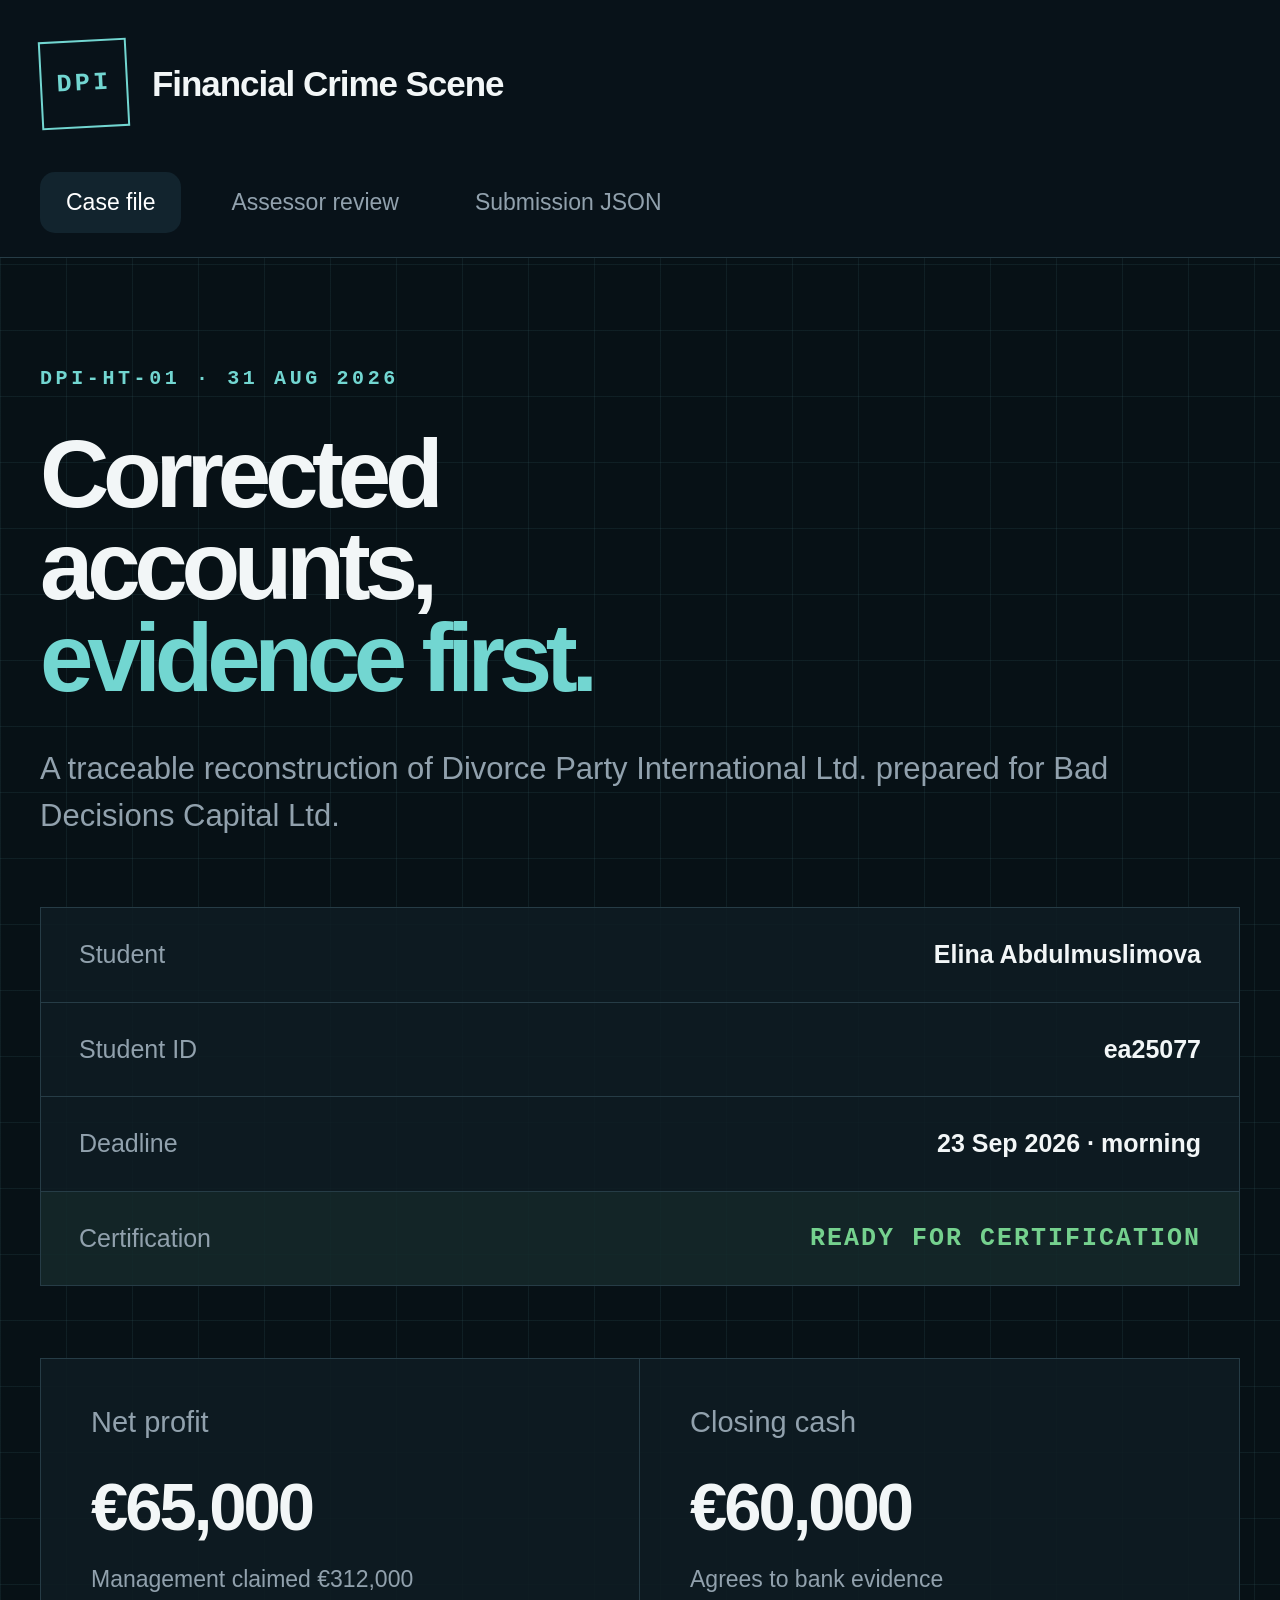
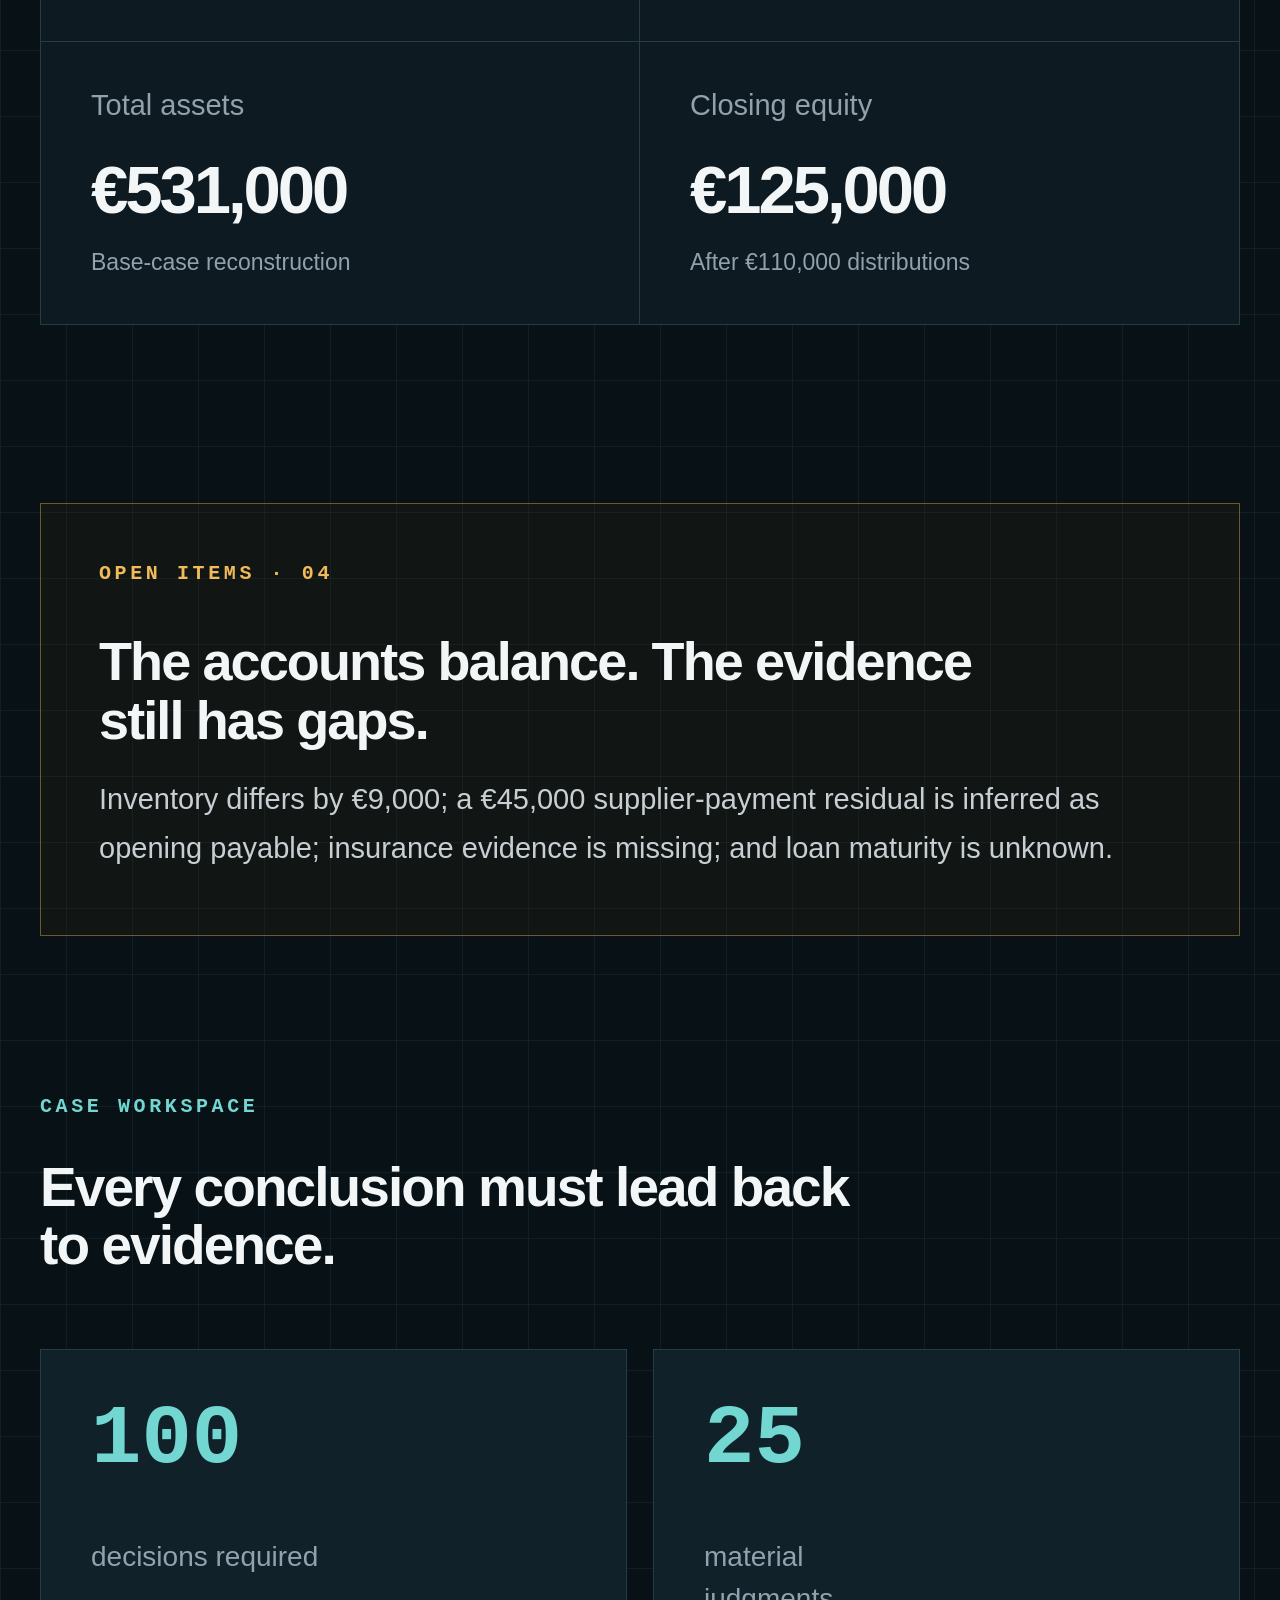
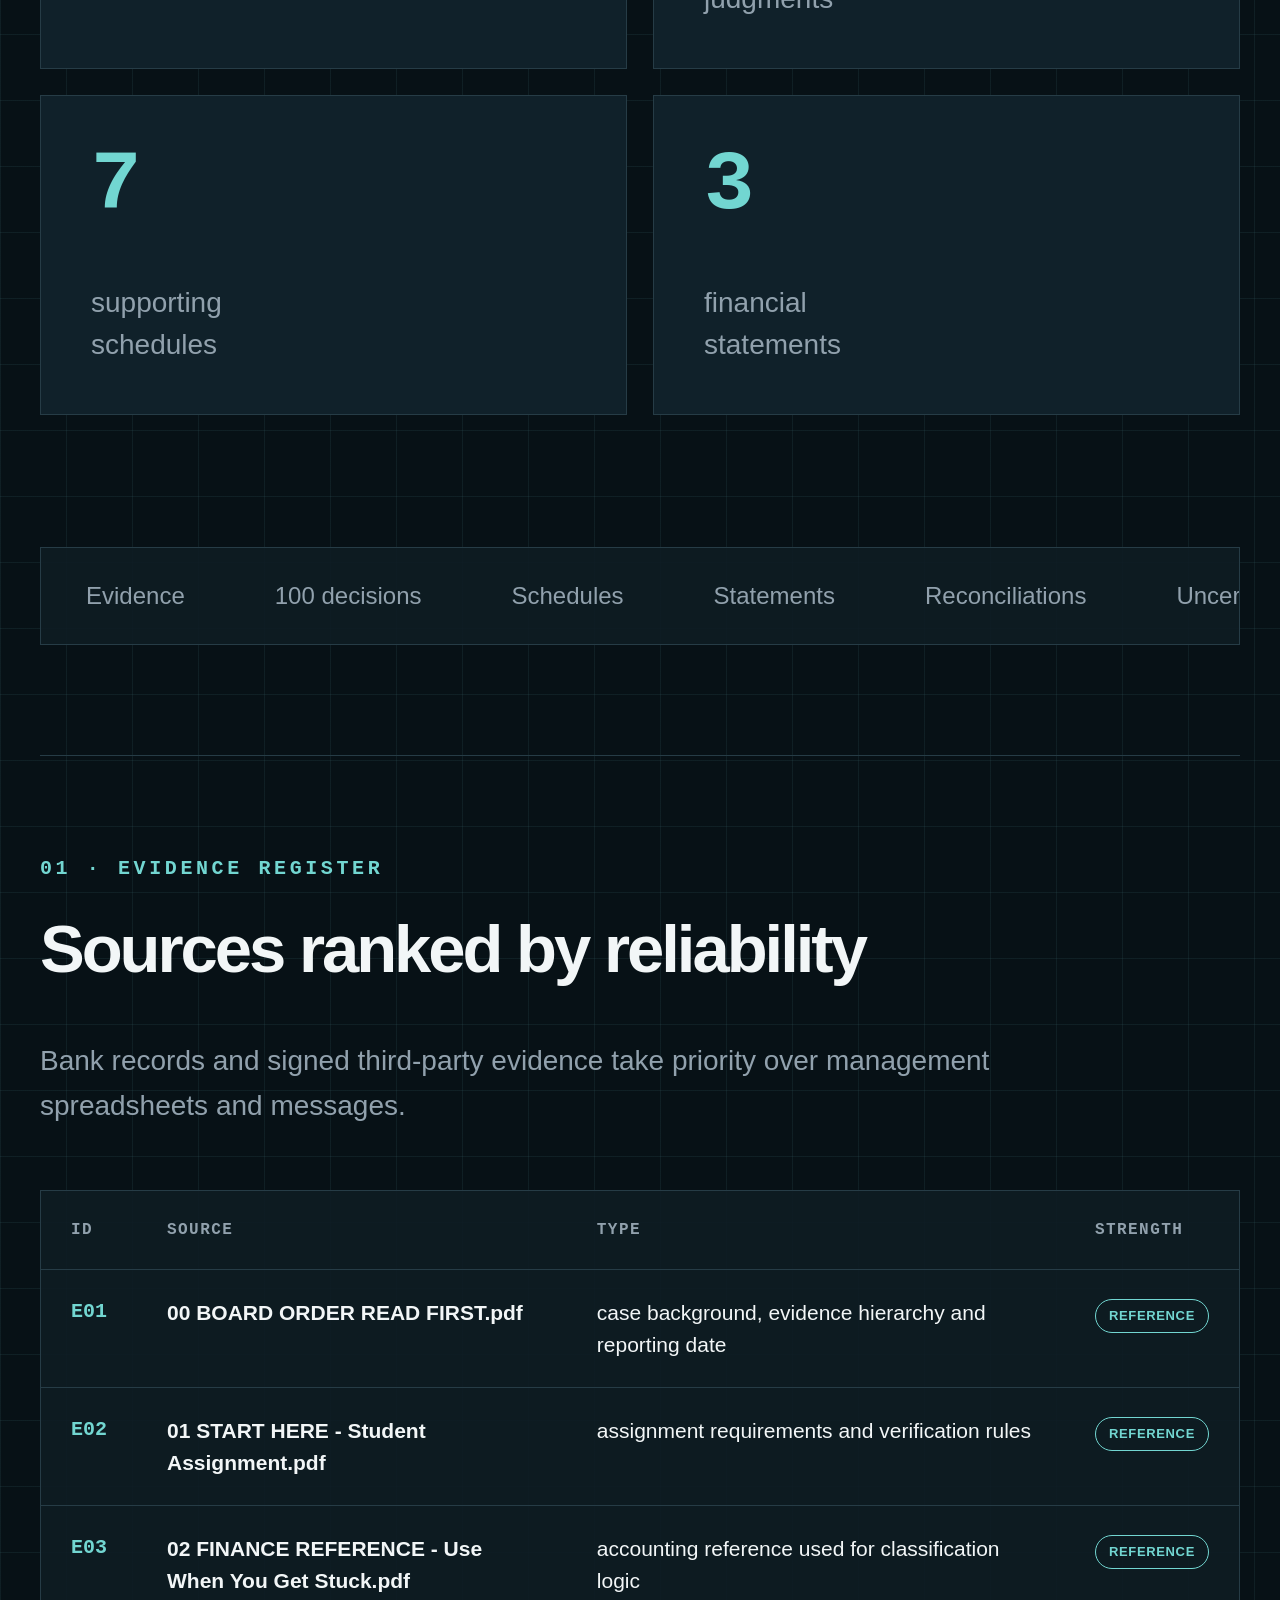
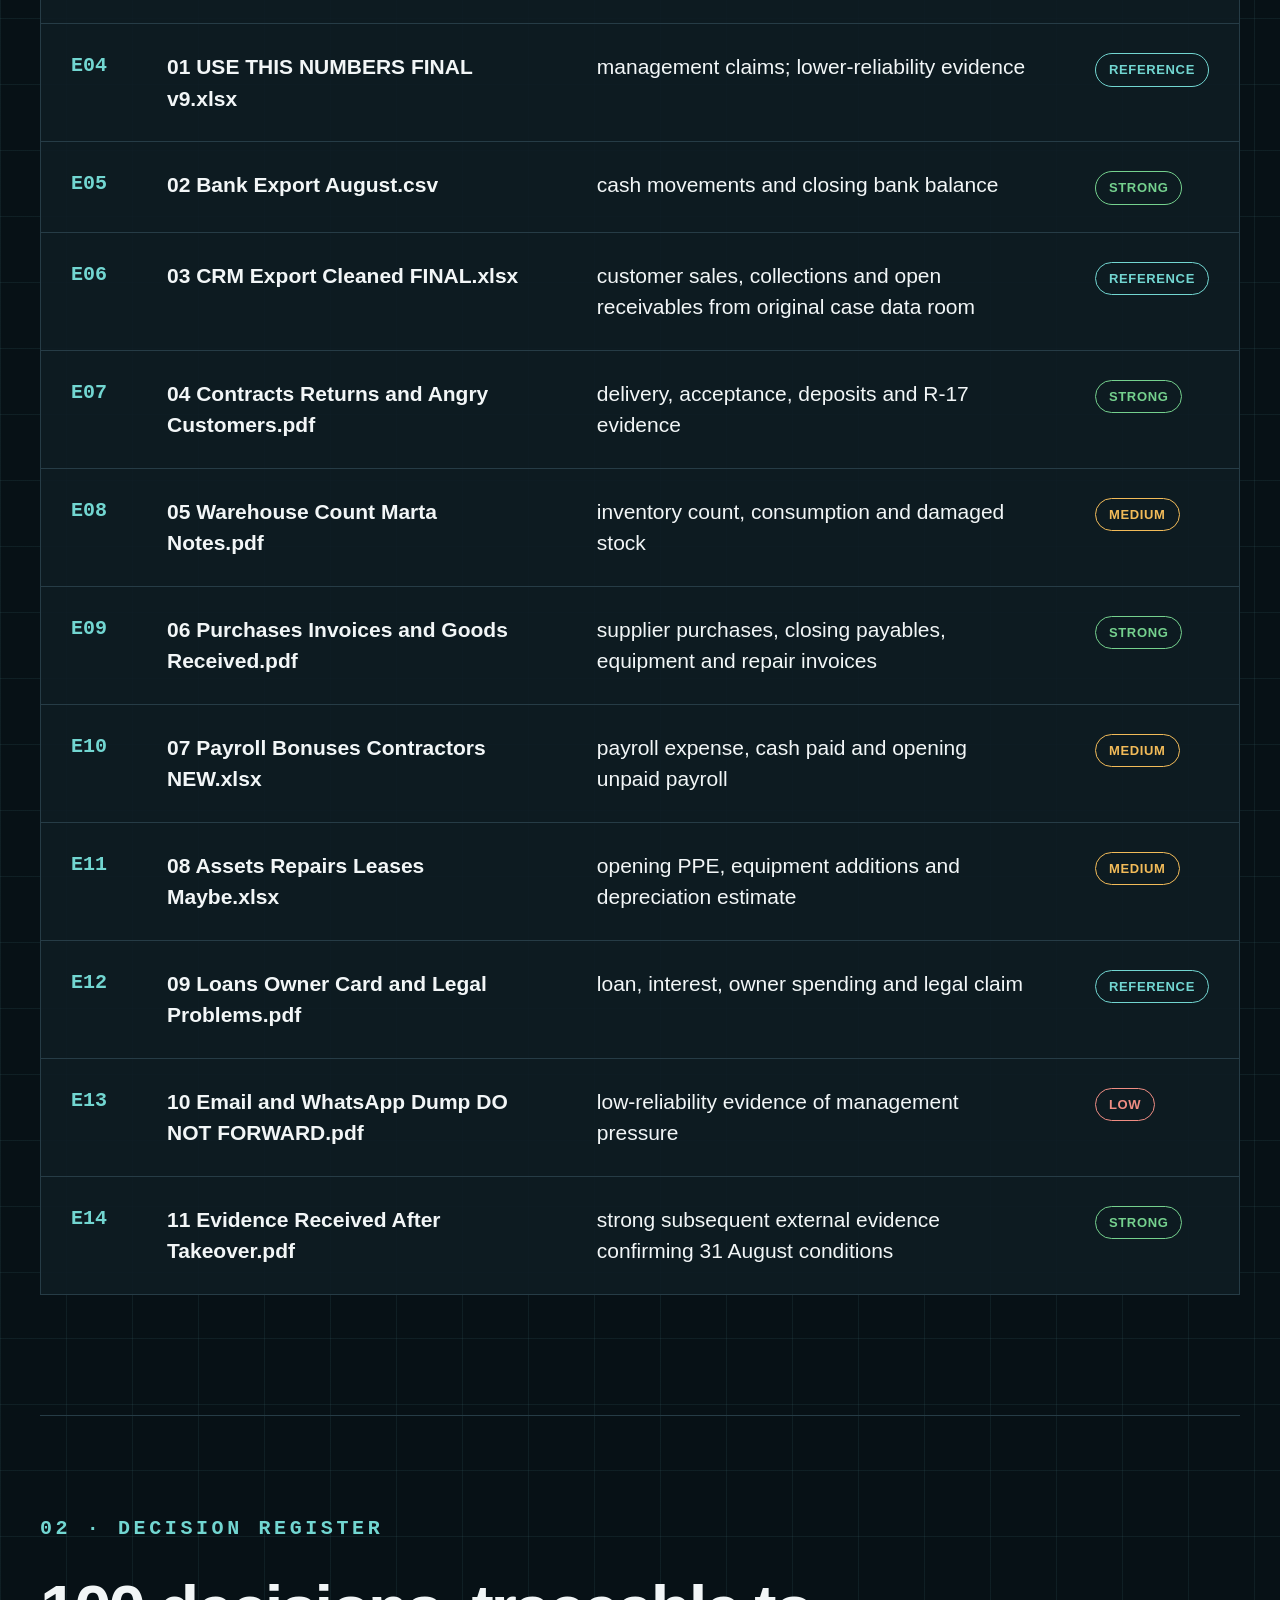
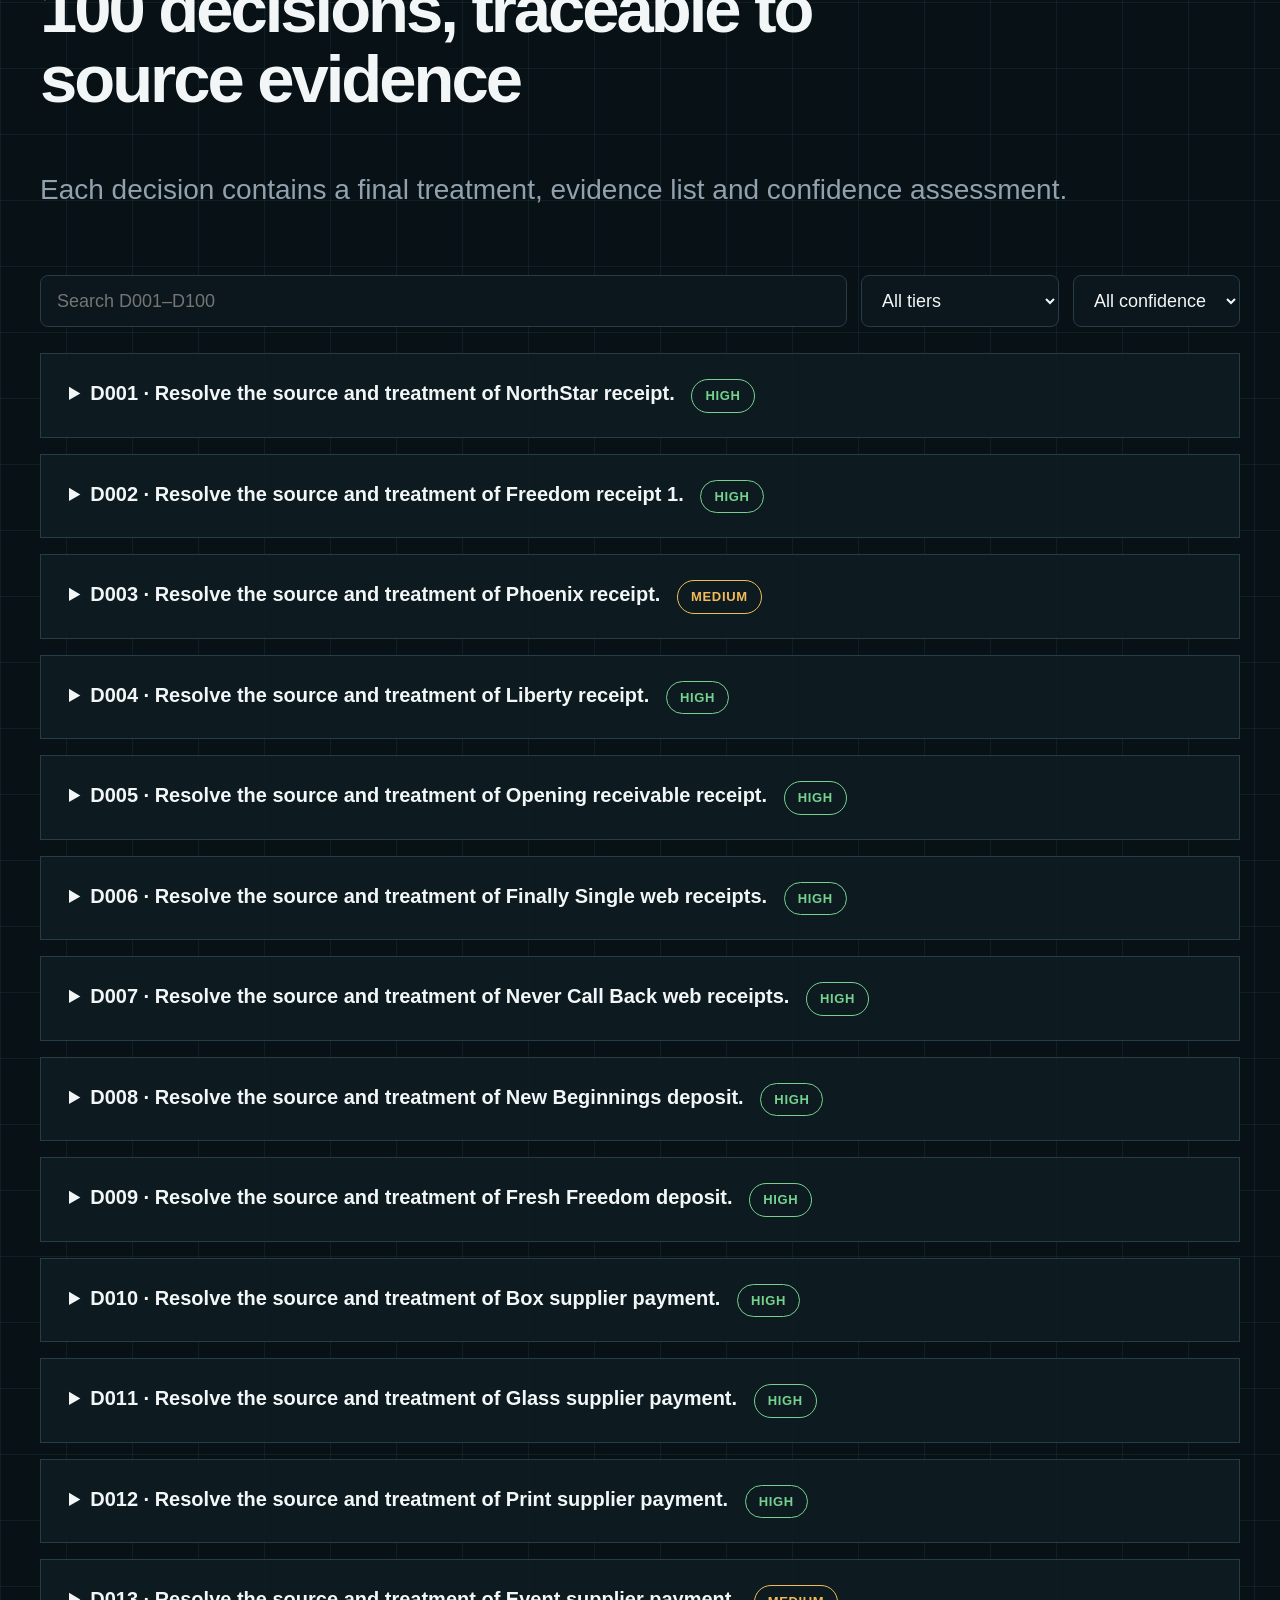
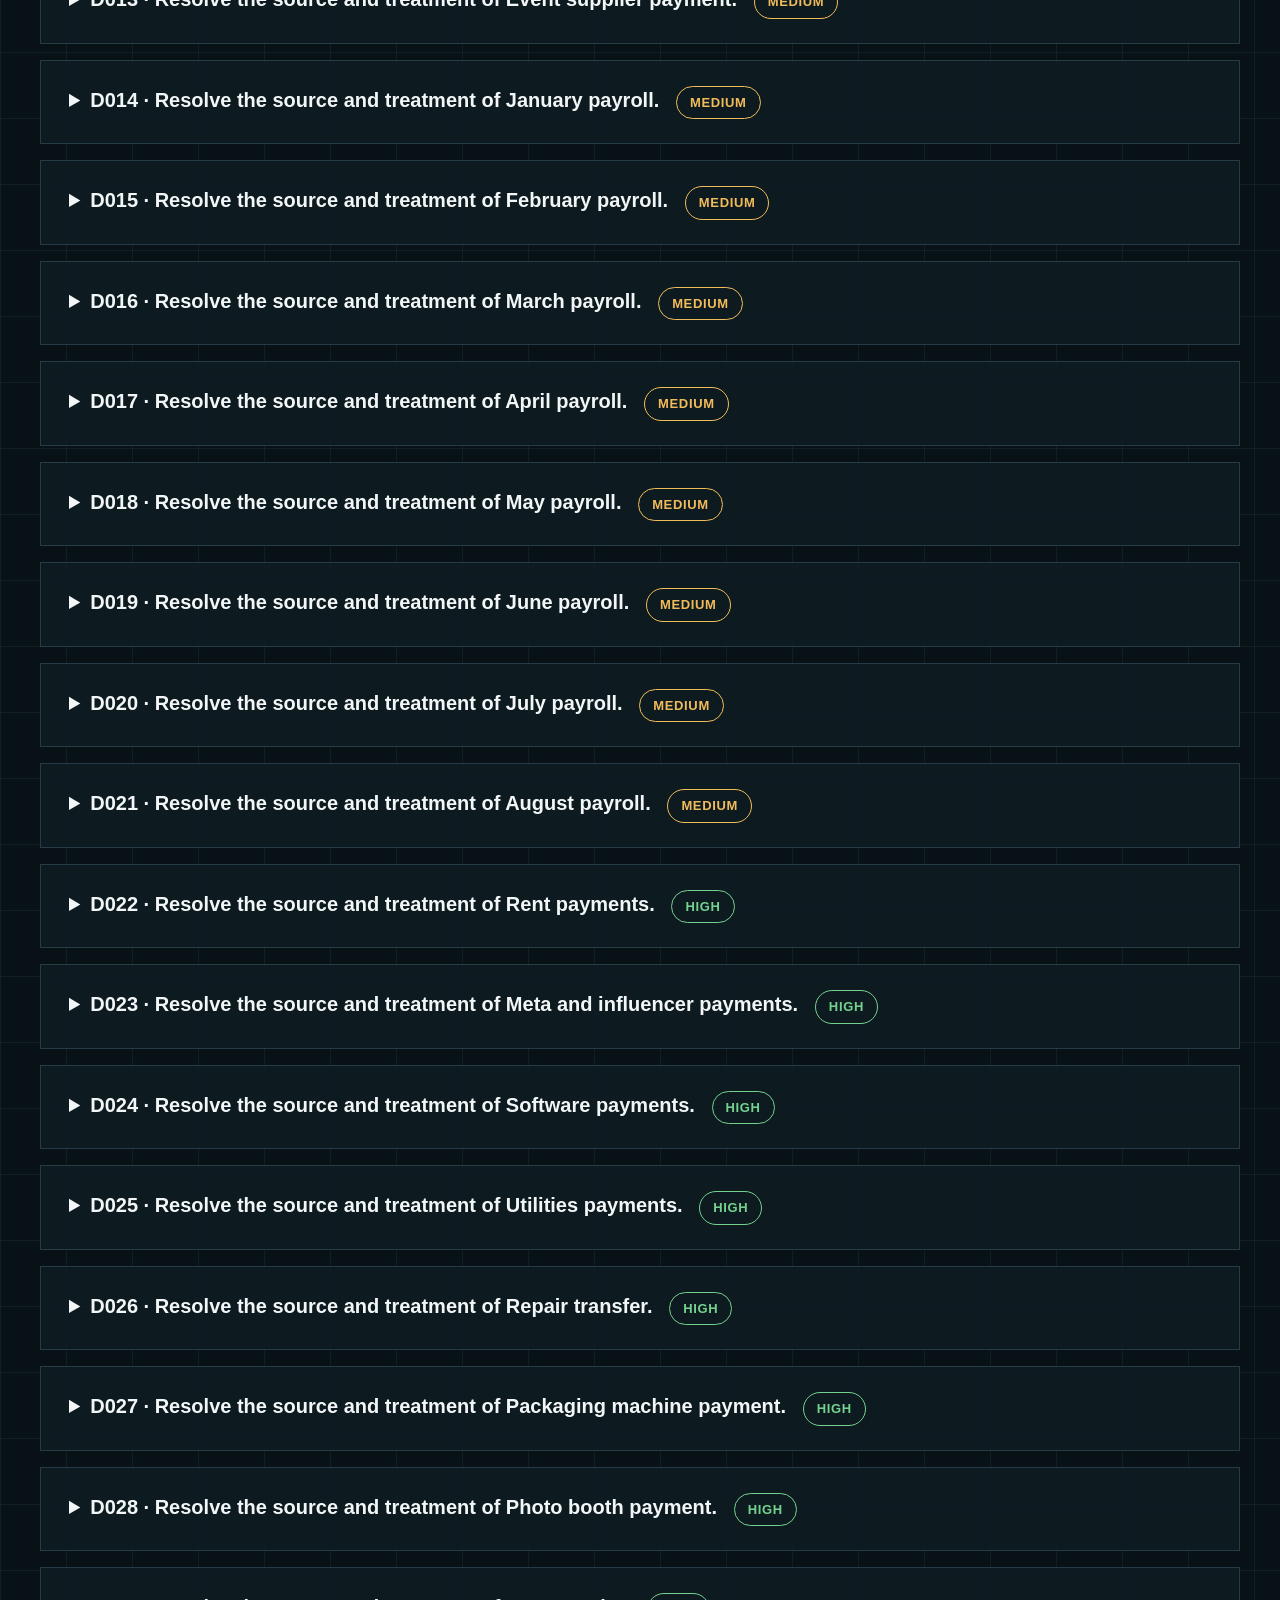
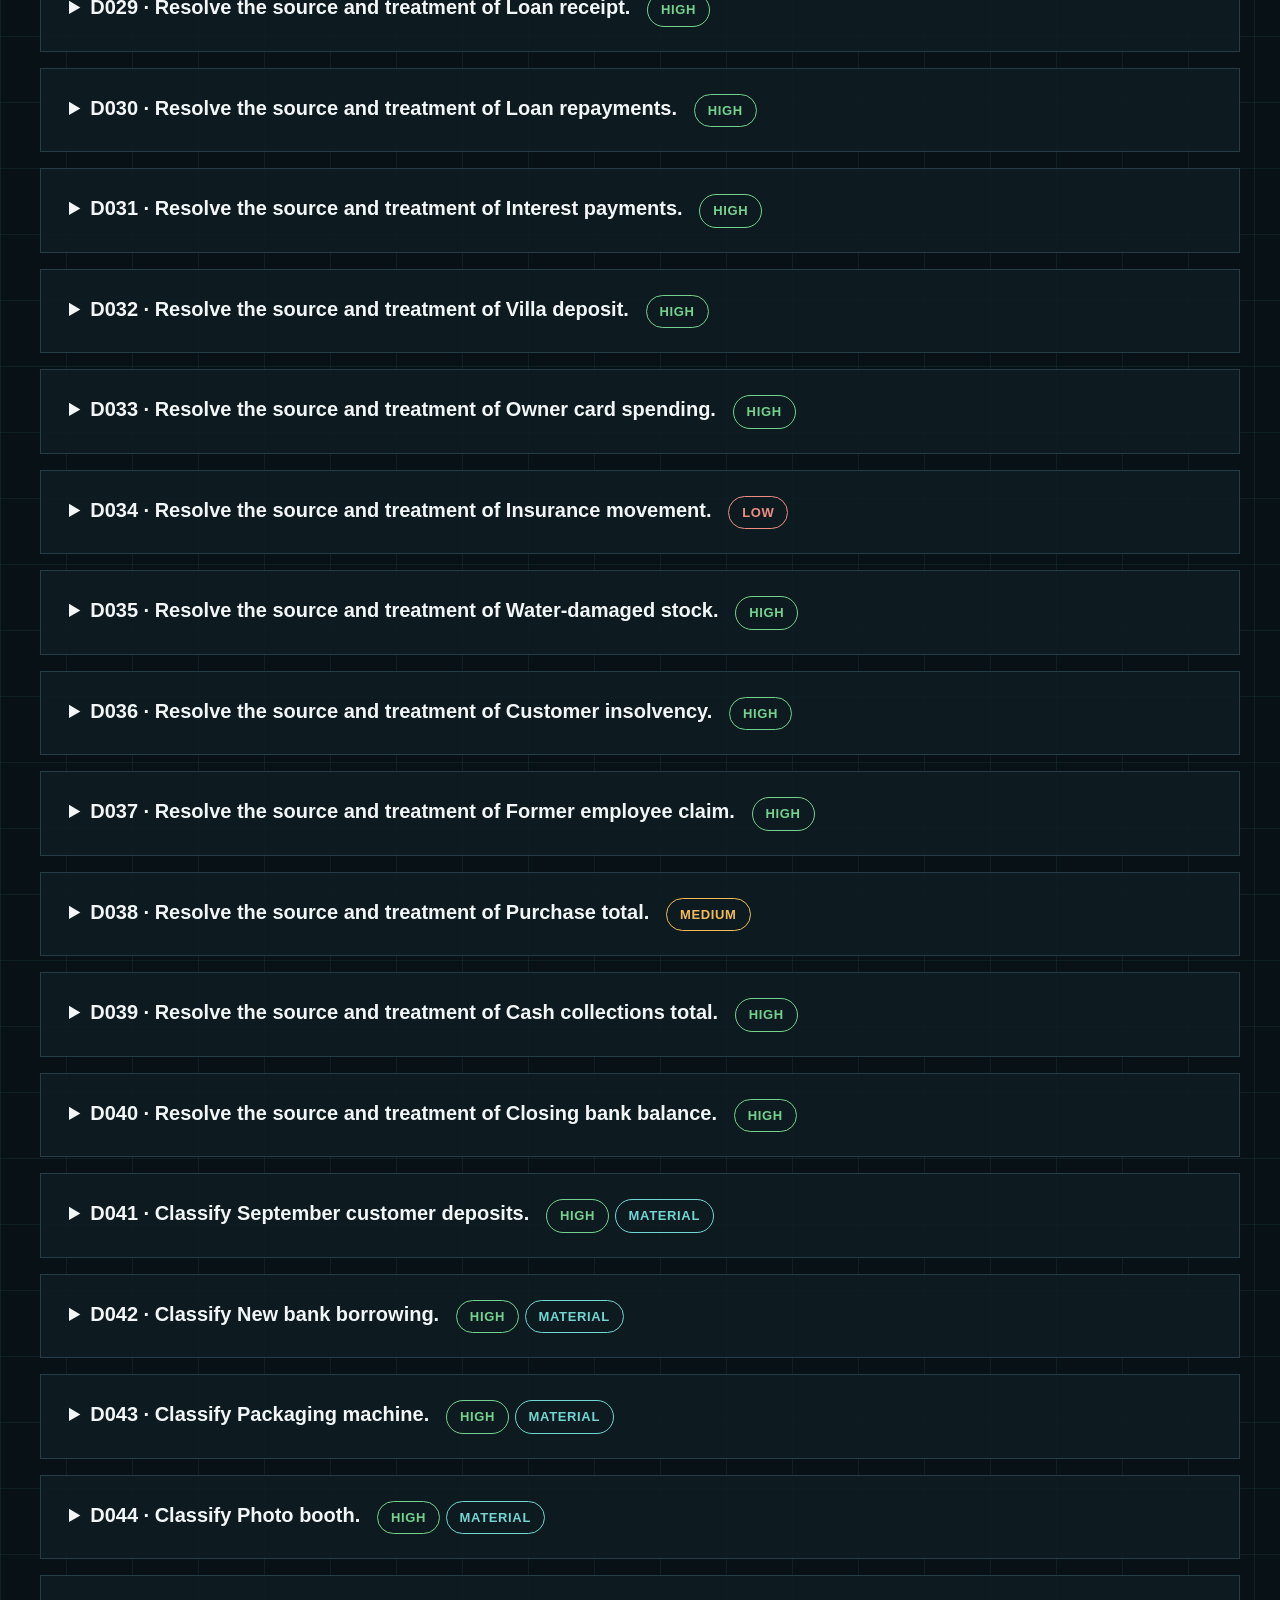
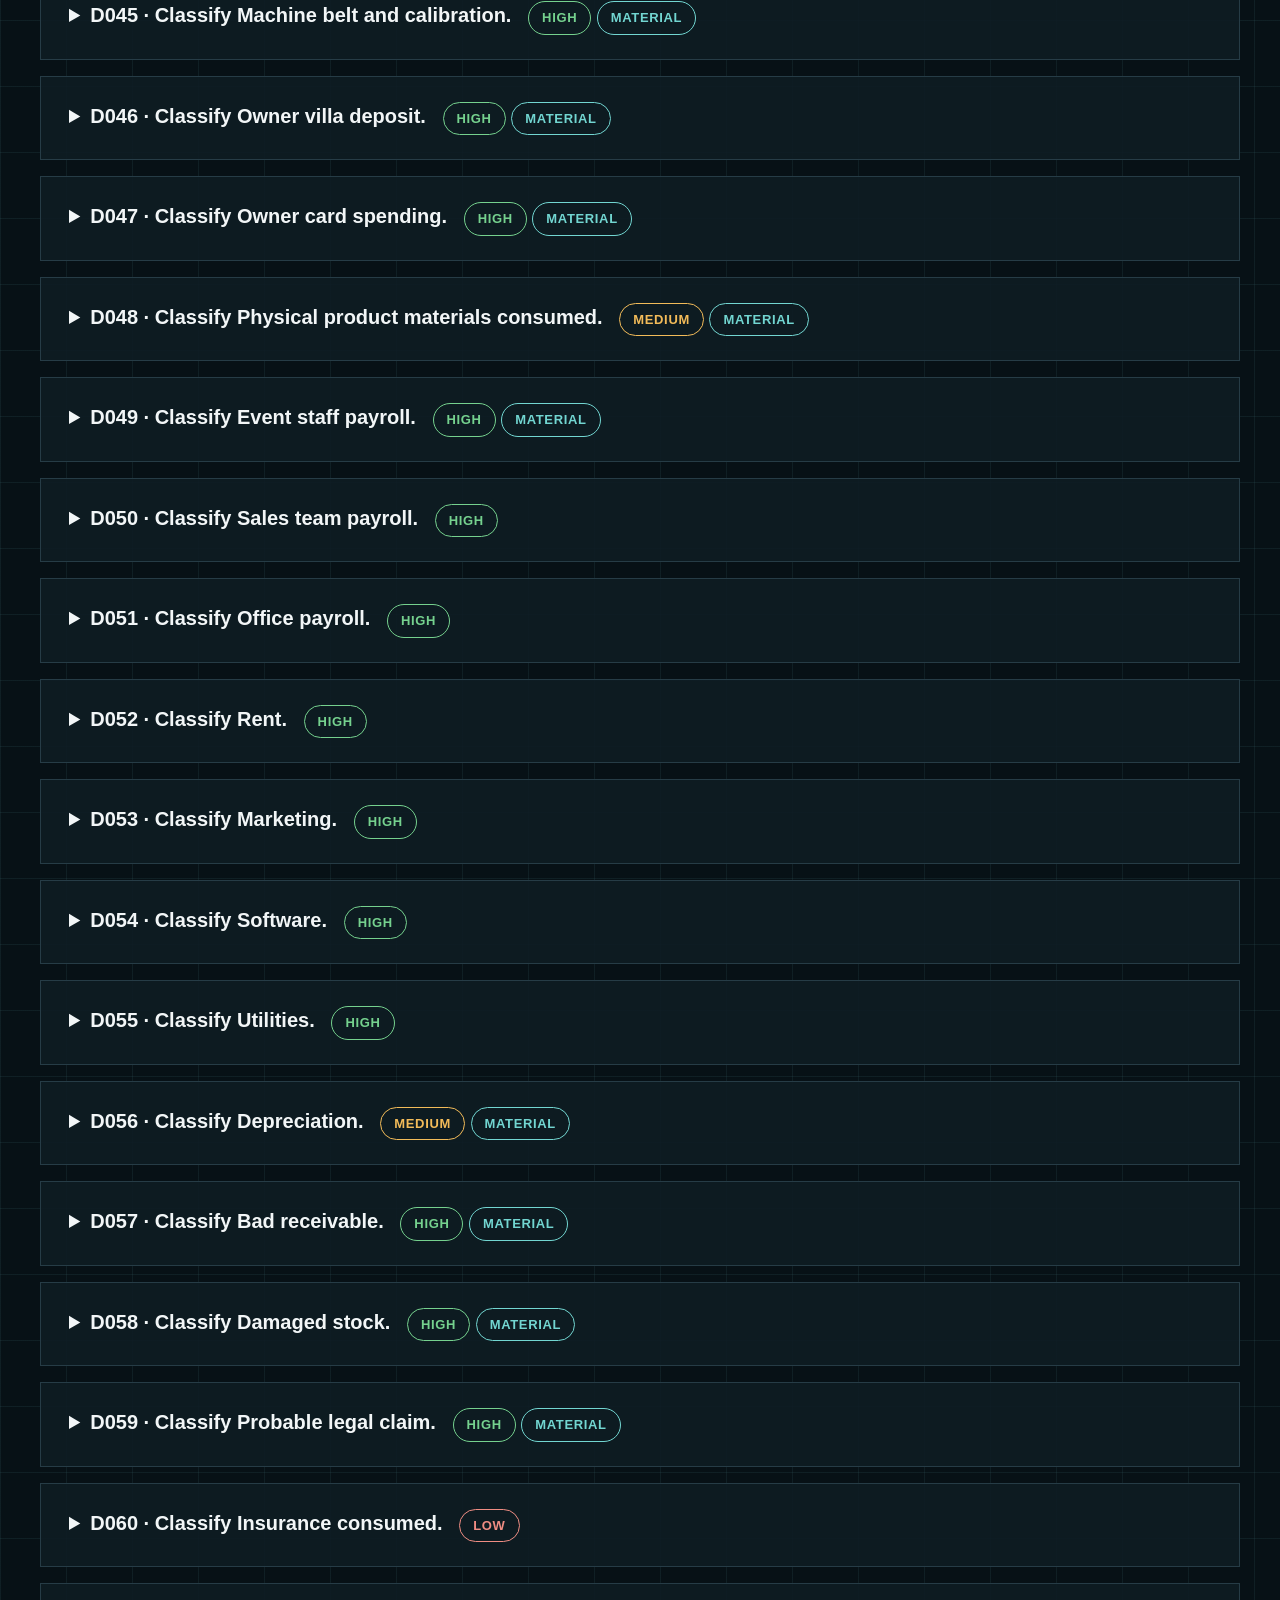
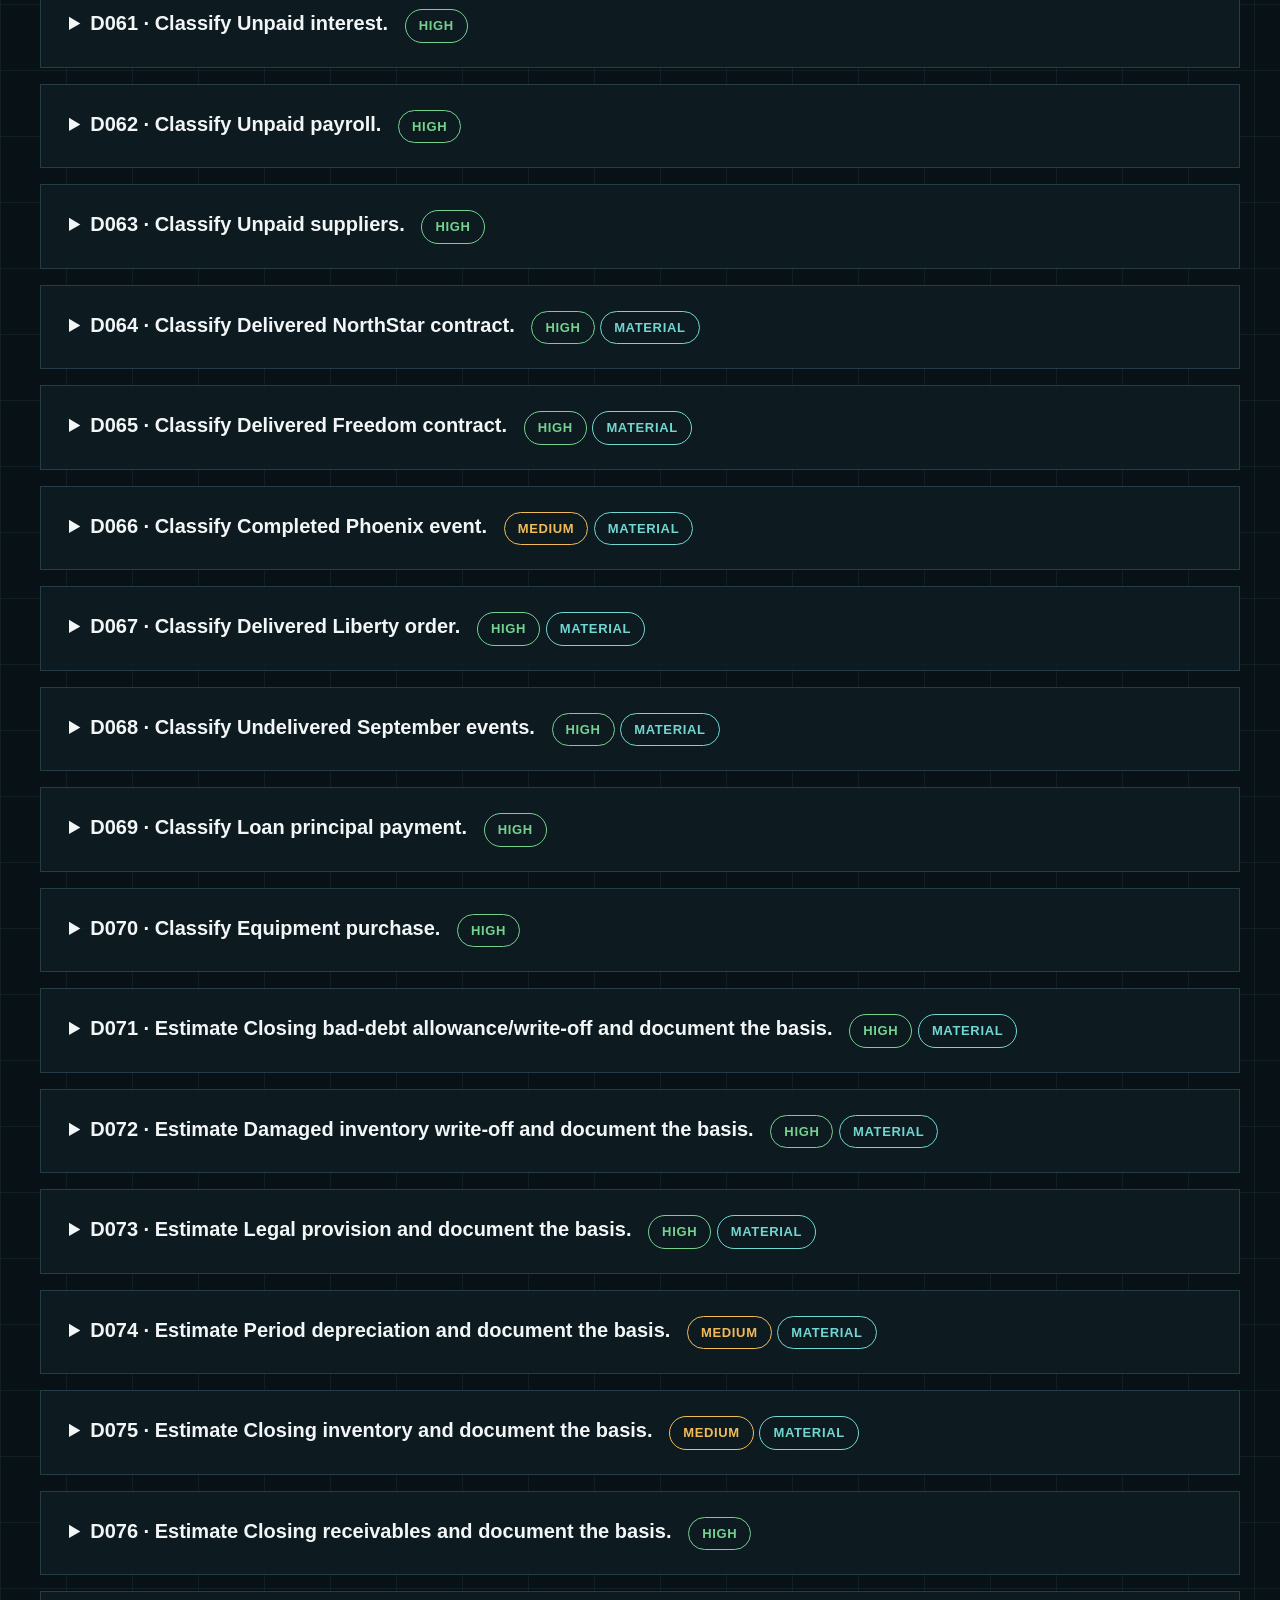
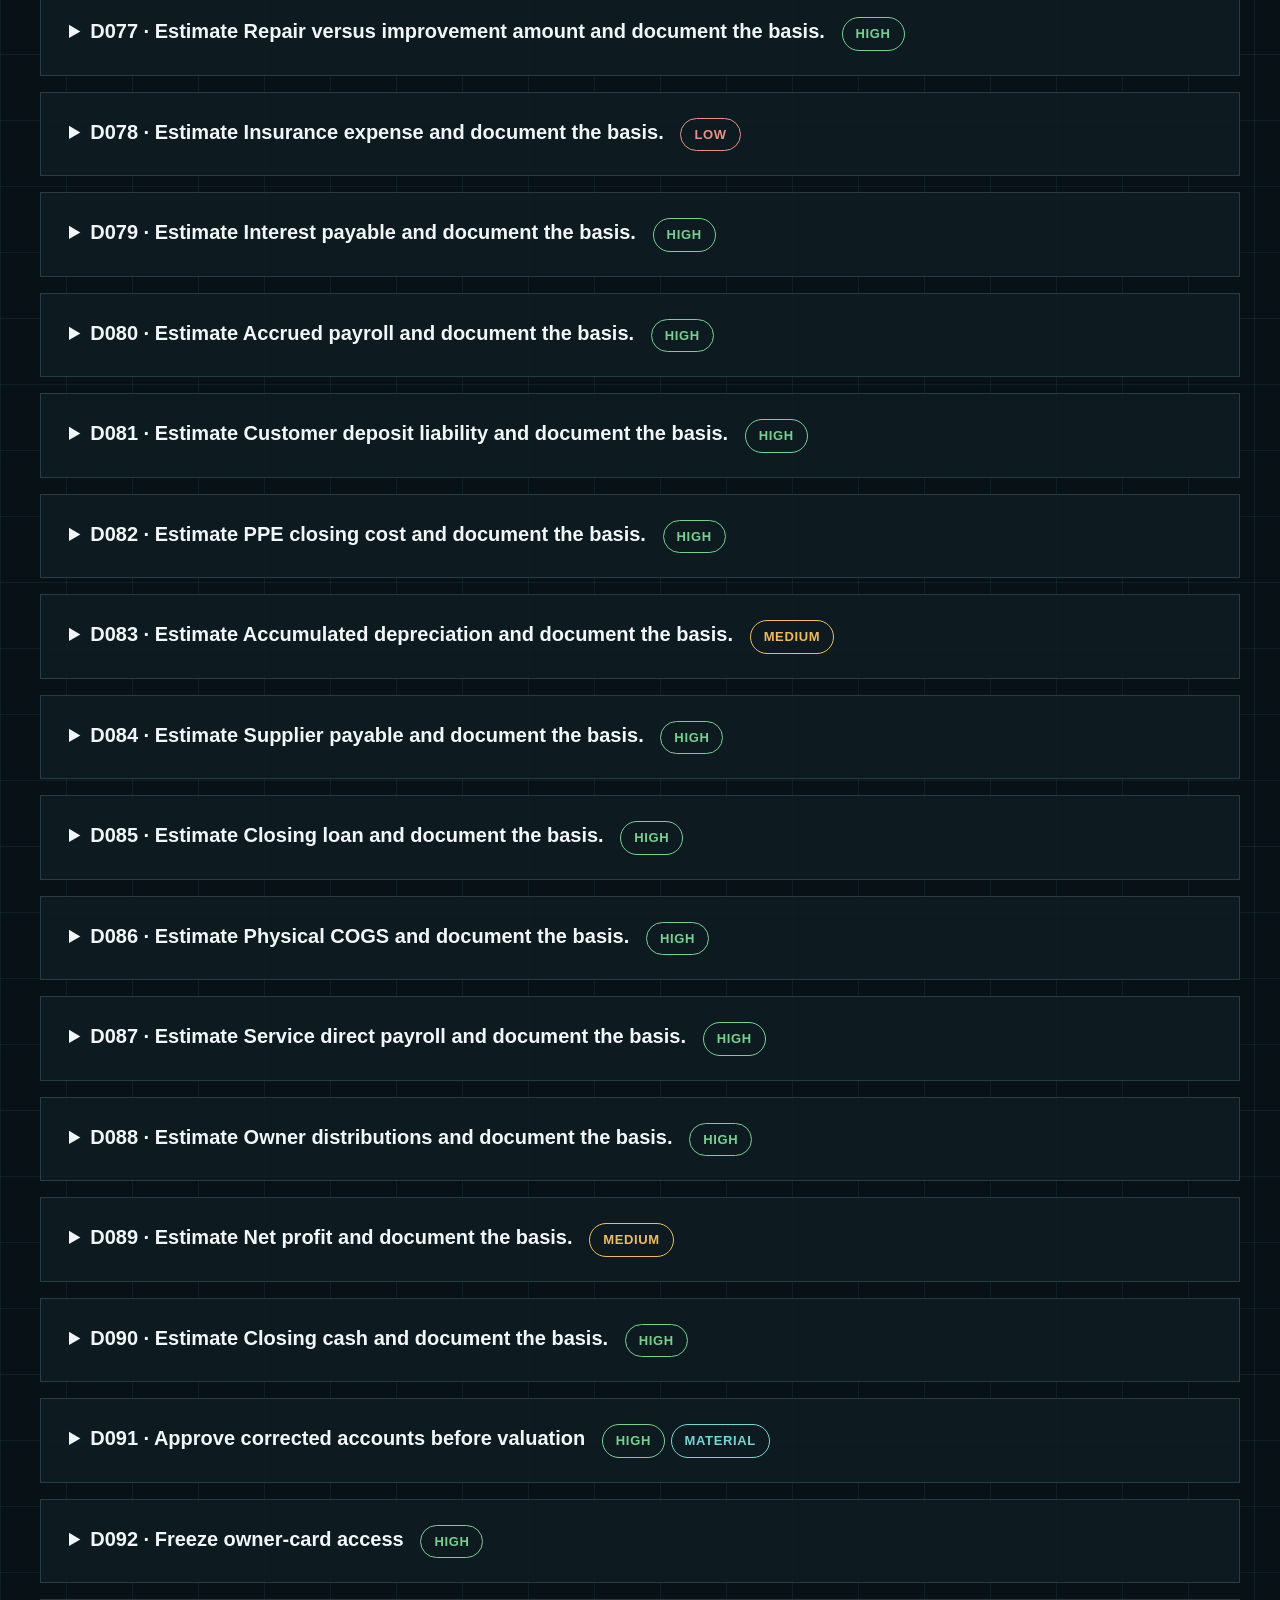
<file: index.html>
<!doctype html>
<html lang="en">
<head><meta charset="utf-8"><meta name="viewport" content="width=device-width,initial-scale=1"><title>DPI Financial Crime Scene</title><link rel="stylesheet" href="/styles.css"></head>
<body>
<header><div class="header-inner">
  <div class="brand"><div class="logo">DPI</div><div class="brand-name">Financial Crime Scene</div></div>
  <nav class="nav"><a class="active" href="/">Case file</a><a href="/review.html">Assessor review</a><a href="/submission.json">Submission JSON</a></nav>
</div></header>

<main>
<section class="hero">
  <div class="kicker">DPI-HT-01 · 31 AUG 2026</div>
  <h1>Corrected<br>accounts,<br><span class="aqua">evidence first.</span></h1>
  <p class="lead">A traceable reconstruction of Divorce Party International Ltd. prepared for Bad Decisions Capital Ltd.</p>

  <div class="identity">
    <div class="identity-row"><div class="label">Student</div><div class="value">Elina Abdulmuslimova</div></div>
    <div class="identity-row"><div class="label">Student ID</div><div class="value">ea25077</div></div>
    <div class="identity-row"><div class="label">Deadline</div><div class="value">23 Sep 2026 · morning</div></div>
    <div class="identity-row cert"><div class="label">Certification</div><div class="value">READY FOR CERTIFICATION</div></div>
  </div>

  <div class="kpi-stack">
    <div class="kpi-card"><div class="kpi-label">Net profit</div><div class="kpi-value">€65,000</div><div class="kpi-sub">Management claimed €312,000</div></div>
    <div class="kpi-card"><div class="kpi-label">Closing cash</div><div class="kpi-value">€60,000</div><div class="kpi-sub">Agrees to bank evidence</div></div>
    <div class="kpi-card"><div class="kpi-label">Total assets</div><div class="kpi-value">€531,000</div><div class="kpi-sub">Base-case reconstruction</div></div>
    <div class="kpi-card"><div class="kpi-label">Closing equity</div><div class="kpi-value">€125,000</div><div class="kpi-sub">After €110,000 distributions</div></div>
  </div>
</section>

<section class="open-items">
  <div class="kicker">OPEN ITEMS · 04</div>
  <h2>The accounts balance. The evidence still has gaps.</h2>
  <p>Inventory differs by €9,000; a €45,000 supplier-payment residual is inferred as opening payable; insurance evidence is missing; and loan maturity is unknown.</p>
</section>

<section class="workspace">
  <div class="kicker">CASE WORKSPACE</div>
  <h2>Every conclusion must lead back to evidence.</h2>
  <div class="workspace-grid">
    <div class="workspace-card"><div class="num">100</div><div class="desc">decisions required</div></div>
    <div class="workspace-card"><div class="num">25</div><div class="desc">material judgments</div></div>
    <div class="workspace-card"><div class="num">7</div><div class="desc">supporting schedules</div></div>
    <div class="workspace-card"><div class="num">3</div><div class="desc">financial statements</div></div>
  </div>
</section>

<nav class="inner-tabs">
  <a href="#evidence">Evidence</a><a href="#decisions">100 decisions</a><a href="#schedules">Schedules</a><a href="#statements">Statements</a><a href="#recs">Reconciliations</a><a href="#uncertainty">Uncertainty</a><a href="#board">Board</a>
</nav>

<section class="section" id="evidence">
  <div class="section-head">
    <div class="kicker">01 · EVIDENCE REGISTER</div>
    <h2>Sources ranked by reliability</h2>
    <p>Bank records and signed third-party evidence take priority over management spreadsheets and messages.</p>
  </div>
  <div class="table-wrap"><table id="evidenceTable"></table></div>
</section>

<section class="section" id="decisions">
  <div class="section-head">
    <div class="kicker">02 · DECISION REGISTER</div>
    <h2>100 decisions, traceable to source evidence</h2>
    <p>Each decision contains a final treatment, evidence list and confidence assessment.</p>
  </div>
  <div class="controls"><input id="search" placeholder="Search D001–D100"><select id="tier"><option value="">All tiers</option><option value="operational">Operational</option><option value="material_judgment">Material judgment</option></select><select id="conf"><option value="">All confidence</option><option value="high">High</option><option value="medium">Medium</option><option value="low">Low</option></select></div>
  <div id="decisionList" class="card-list"></div>
</section>

<section class="section" id="schedules">
  <div class="section-head"><div class="kicker">03 · SUPPORTING SCHEDULES</div><h2>Seven schedules behind the statements</h2><p>Revenue, working capital, payroll, PPE, debt, distributions and equity are reconstructed before the statements.</p></div>
  <div id="scheduleList" class="card-list"></div>
</section>

<section class="section" id="statements">
  <div class="section-head"><div class="kicker">04 · FINANCIAL STATEMENTS</div><h2>Three statements. One reconciled case.</h2></div>
  <div class="section-head"><p style="margin-bottom:24px"><b>Profit & Loss</b></p></div><div class="table-wrap"><table id="pl"></table></div><br><br>
  <div class="section-head"><p style="margin-bottom:24px"><b>Cash Flow</b></p></div><div class="table-wrap"><table id="cf"></table></div><br><br>
  <div class="section-head"><p style="margin-bottom:24px"><b>Balance Sheet</b></p></div><div class="table-wrap"><table id="bs"></table></div>
</section>

<section class="section" id="recs">
  <div class="section-head"><div class="kicker">05 · RECONCILIATIONS</div><h2>Checks before valuation</h2></div>
  <div id="recList" class="card-list"></div>
</section>

<section class="section" id="uncertainty">
  <div class="section-head"><div class="kicker">06 · UNCERTAINTY</div><h2>The gaps stay visible</h2></div>
  <div id="uncList" class="card-list"></div>
</section>

<section class="section" id="board">
  <div class="section-head"><div class="kicker">07 · BOARD RECOMMENDATION</div><h2>Correct first. Value second.</h2></div>
  <div id="boardBox" class="detail-card"></div>
</section>
</main>

<footer>DPI-HT-01 · Case file · Assessor review · Submission JSON</footer>
<script src="/app.js"></script>
<script>
(async()=>{
const d=await DPI.getData();
const rank=f=>{
  const s=f.toLowerCase();
  if(s.includes("bank")||s.includes("contracts")||s.includes("after takeover")||s.includes("purchases"))return["STRONG","high"];
  if(s.includes("warehouse")||s.includes("payroll")||s.includes("assets"))return["MEDIUM","medium"];
  if(s.includes("management")||s.includes("email"))return["LOW","low"];
  return["REFERENCE","pending"];
};
evidenceTable.innerHTML="<tr><th>ID</th><th>Source</th><th>Type</th><th>Strength</th></tr>"+
d.evidence.map((e,i)=>{const r=rank(e.file);return `<tr><td class="eid">E${String(i+1).padStart(2,"0")}</td><td><b>${e.file}</b></td><td>${e.role}</td><td><span class="badge ${r[1]}">${r[0]}</span></td></tr>`}).join("");

function renderDecisions(){
 const q=search.value.toLowerCase().trim();
 decisionList.innerHTML=d.decisions.filter(x=>(!q||(x.id+" "+x.question+" "+JSON.stringify(x.answer)).toLowerCase().includes(q))&&(!tier.value||x.reviewTier===tier.value)&&(!conf.value||x.confidence===conf.value))
 .map(x=>`<details class="detail-card"><summary>${x.id} · ${x.question} &nbsp; ${DPI.badge(x.confidence)} ${x.reviewTier==="material_judgment"?'<span class="badge pending">material</span>':""}</summary><p><b>Final answer:</b> ${x.answer}</p><p><b>Evidence:</b> ${x.evidence.join("; ")}</p></details>`).join("");
}
[search,tier,conf].forEach(e=>e.addEventListener("input",renderDecisions));renderDecisions();

scheduleList.innerHTML=Object.entries(d.schedules).map(([k,v])=>{
 const rows=Object.entries(v).filter(([,x])=>typeof x==="number").slice(0,8).map(([a,b])=>`<p><b>${DPI.label(a)}:</b> ${DPI.EUR(b)}</p>`).join("");
 return `<div class="detail-card"><div class="kicker">${DPI.label(k)}</div>${rows}${v.reconciliation?`<p style="color:var(--muted)">${v.reconciliation}</p>`:""}</div>`;
}).join("");

pl.innerHTML="<tr><th>Line</th><th class='money'>EUR</th></tr>"+DPI.moneyRows(d.statements.profitAndLoss);
cf.innerHTML="<tr><th>Line</th><th class='money'>EUR</th></tr>"+DPI.moneyRows(d.statements.cashFlow);
bs.innerHTML="<tr><th>Line</th><th class='money'>EUR</th></tr>"+DPI.moneyRows({...d.statements.balanceSheet.assets,...d.statements.balanceSheet.liabilities,...d.statements.balanceSheet.equity,totalLiabilitiesAndEquity:d.statements.balanceSheet.totalLiabilitiesAndEquity});

recList.innerHTML=d.reconciliations.map(r=>`<div class="detail-card"><p>${DPI.badge(r.status.includes("UNCERTAINTY")?"warn":"pass")} <b>${r.name}</b></p><p>${r.detail}</p></div>`).join("");
uncList.innerHTML=d.uncertainties.map(u=>`<div class="detail-card"><div class="kicker">${u.issue}</div><p><b>Central treatment:</b> ${u.centralTreatment}</p><p><b>Alternative:</b> ${u.alternative}</p><p>${u.rangeEffect}</p></div>`).join("");

const b=d.boardRecommendation;
boardBox.innerHTML=`<p><b>${b.overallRecommendation}</b></p><p>${b.coreBusinessDecision}</p><ol>${b.fiveImmediateControlActions.map(x=>`<li>${x}</li>`).join("")}</ol><p><b>Additional action:</b> ${b.additionalAction}</p>`;
})();
</script>
</body></html>
</file>
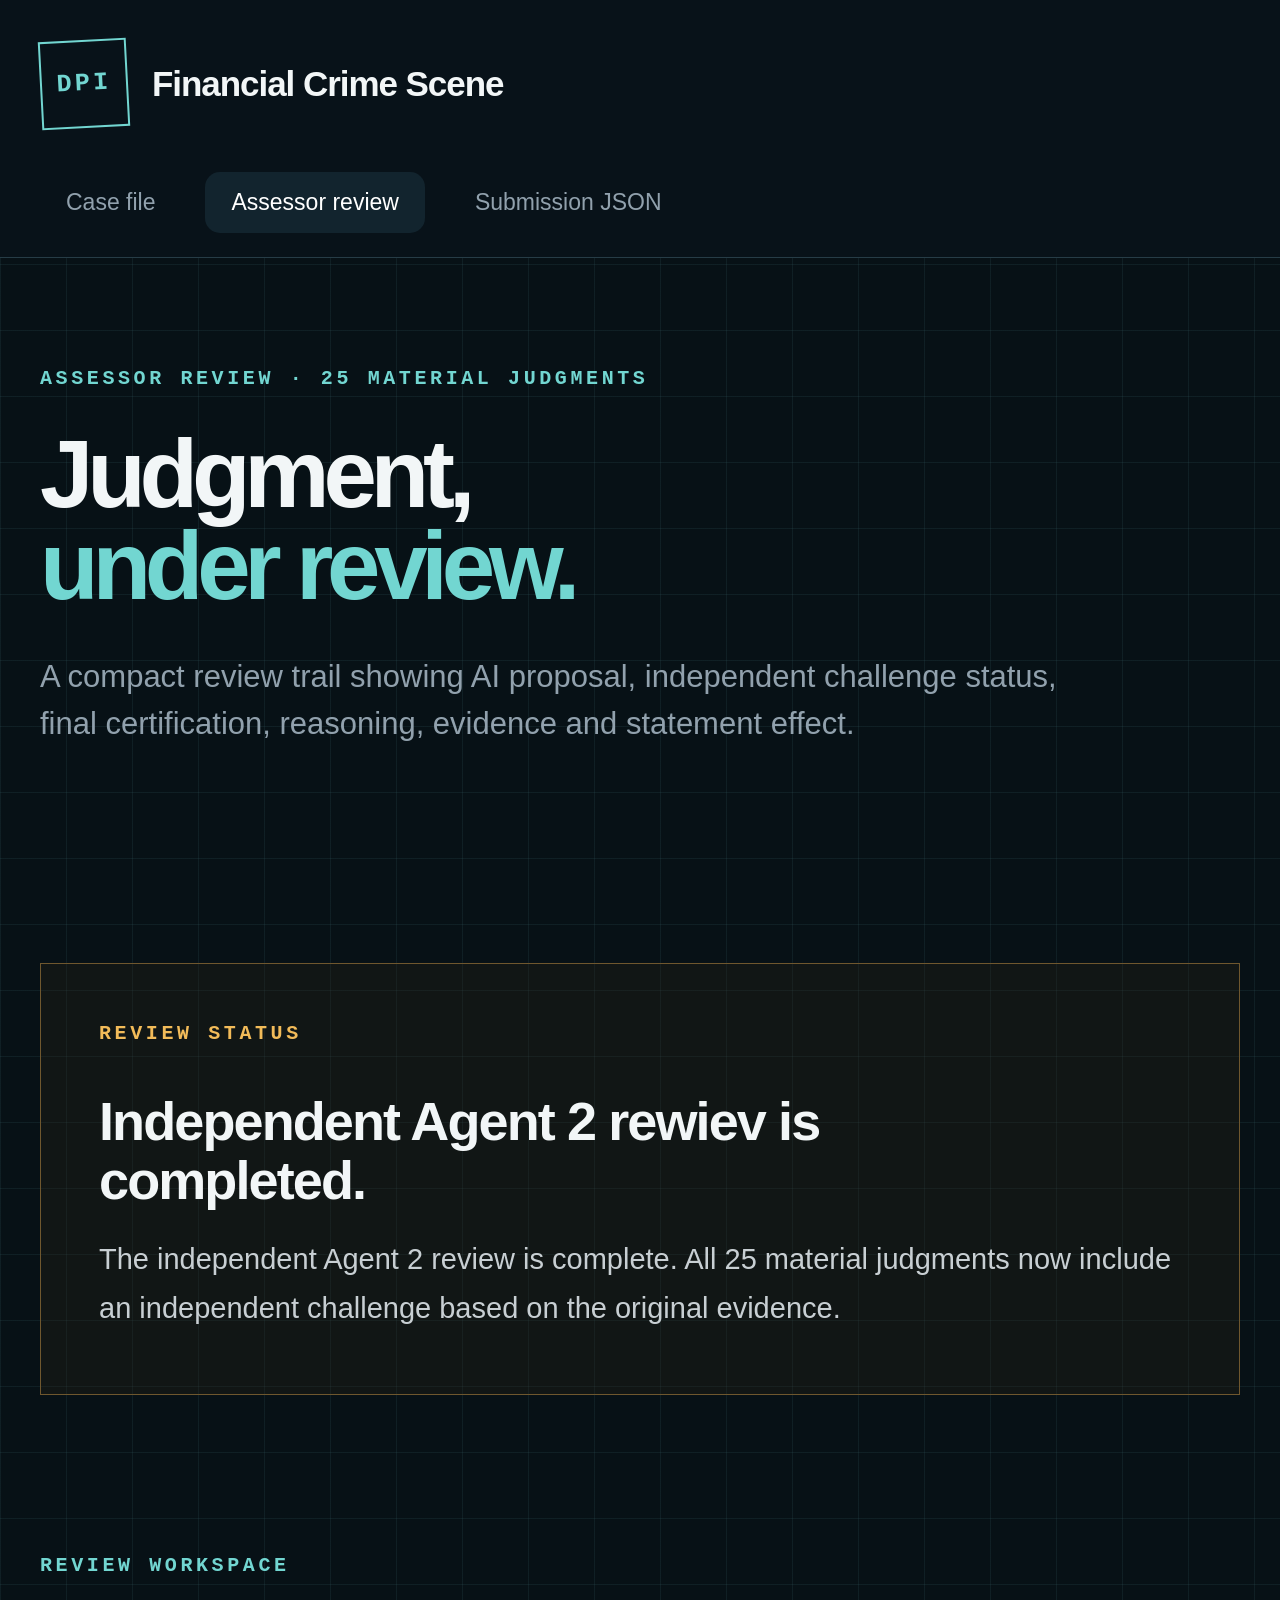
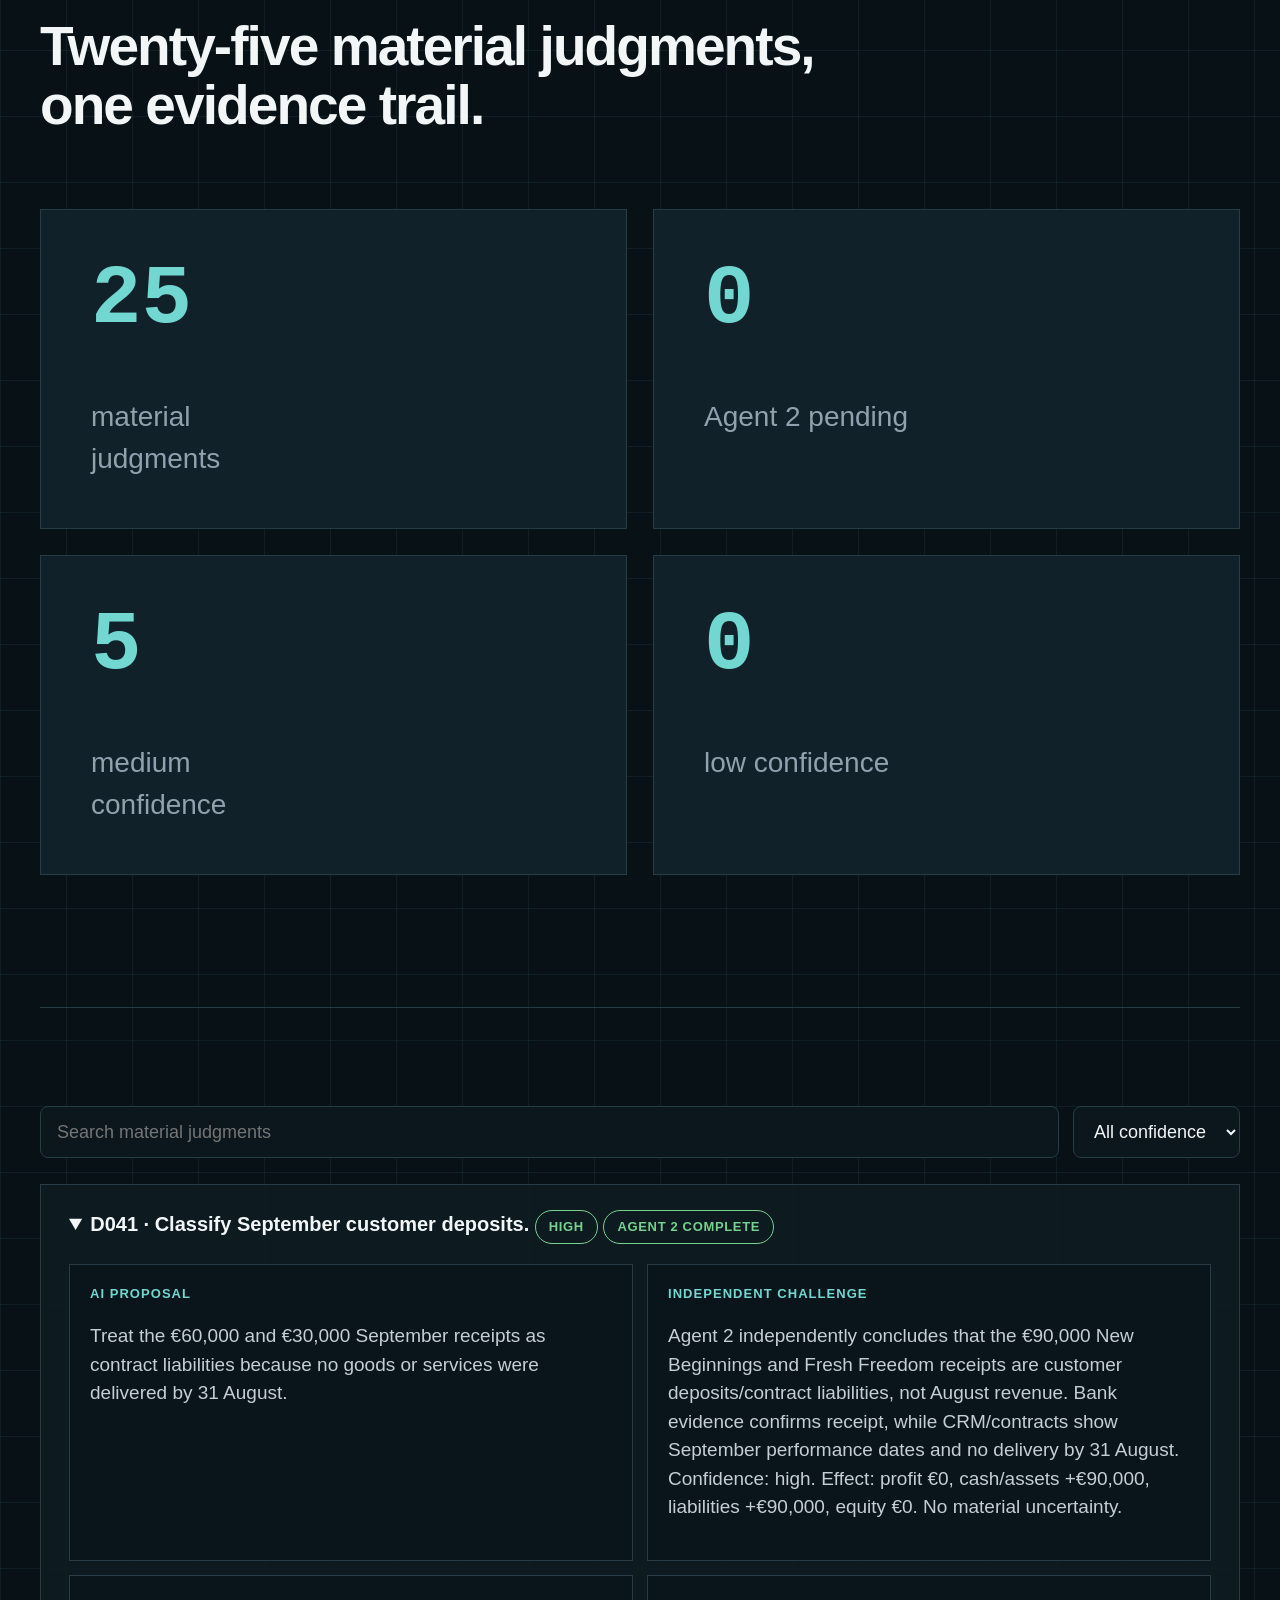
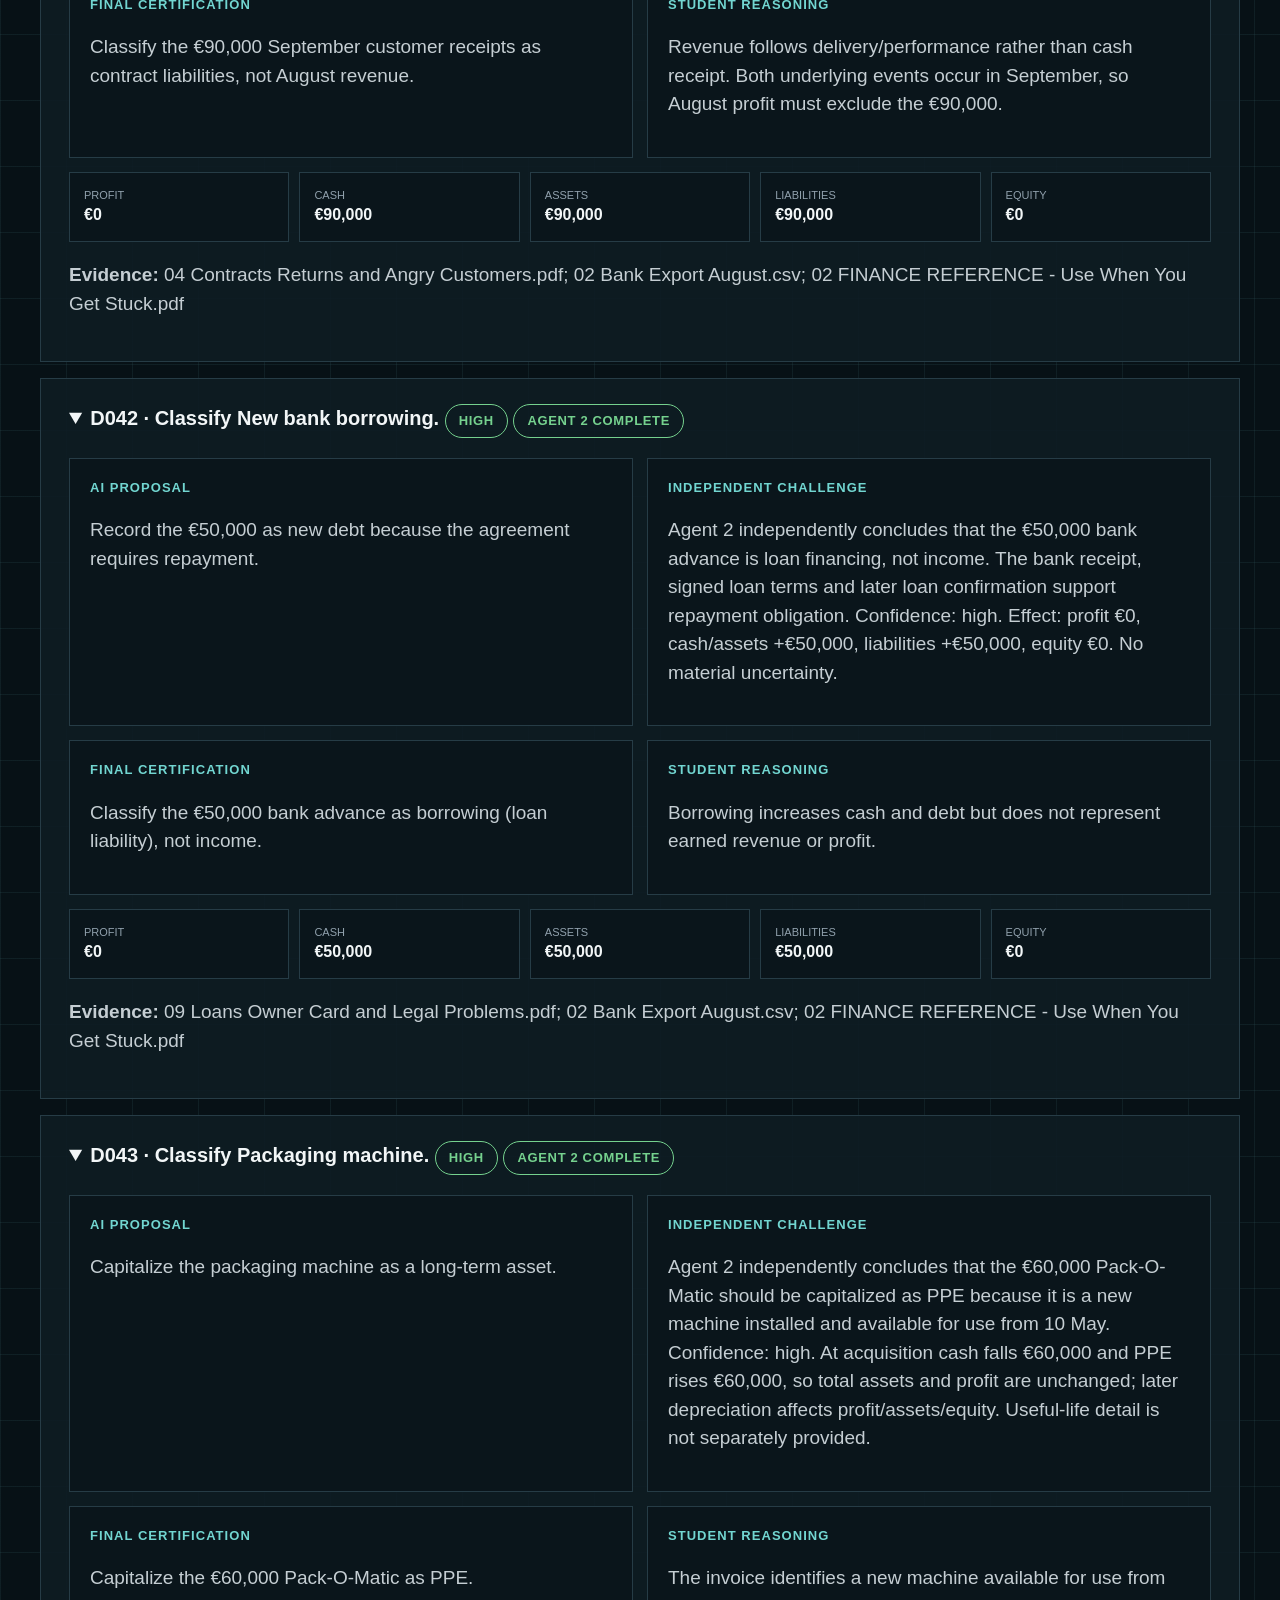
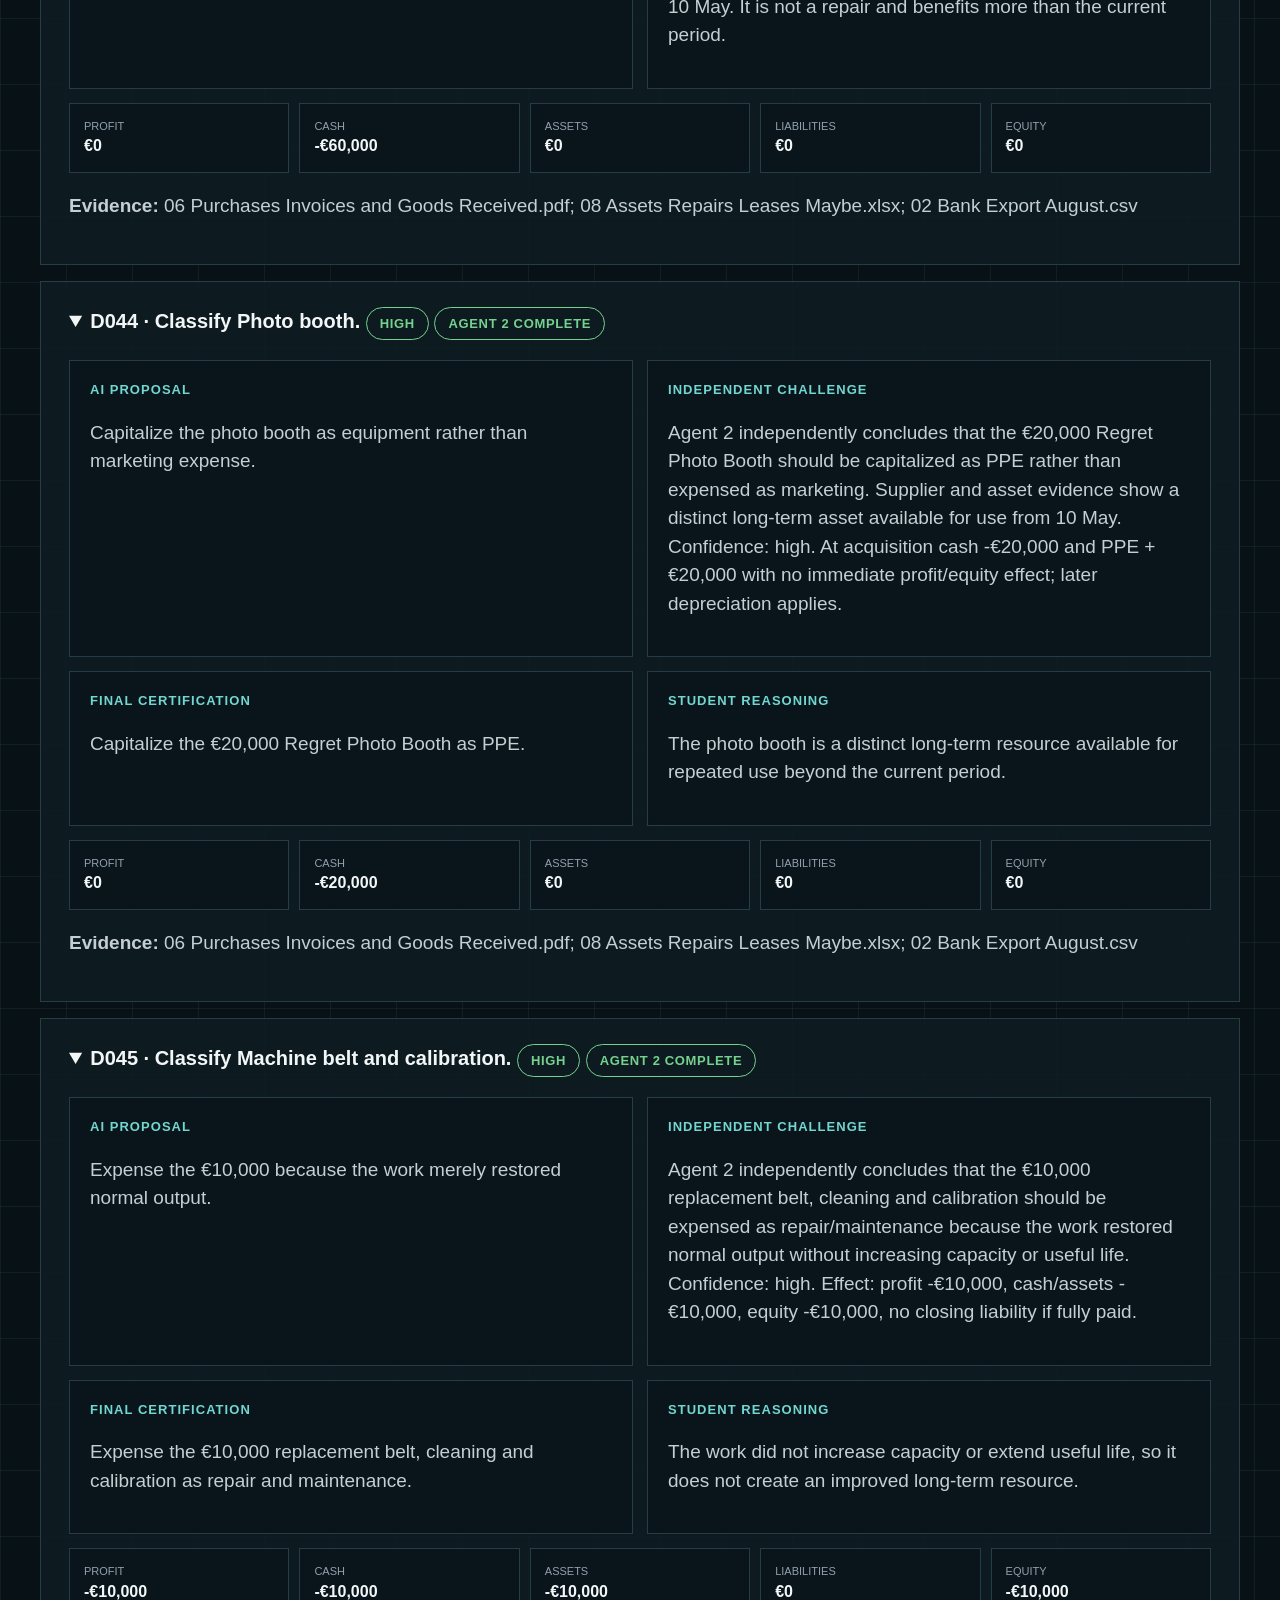
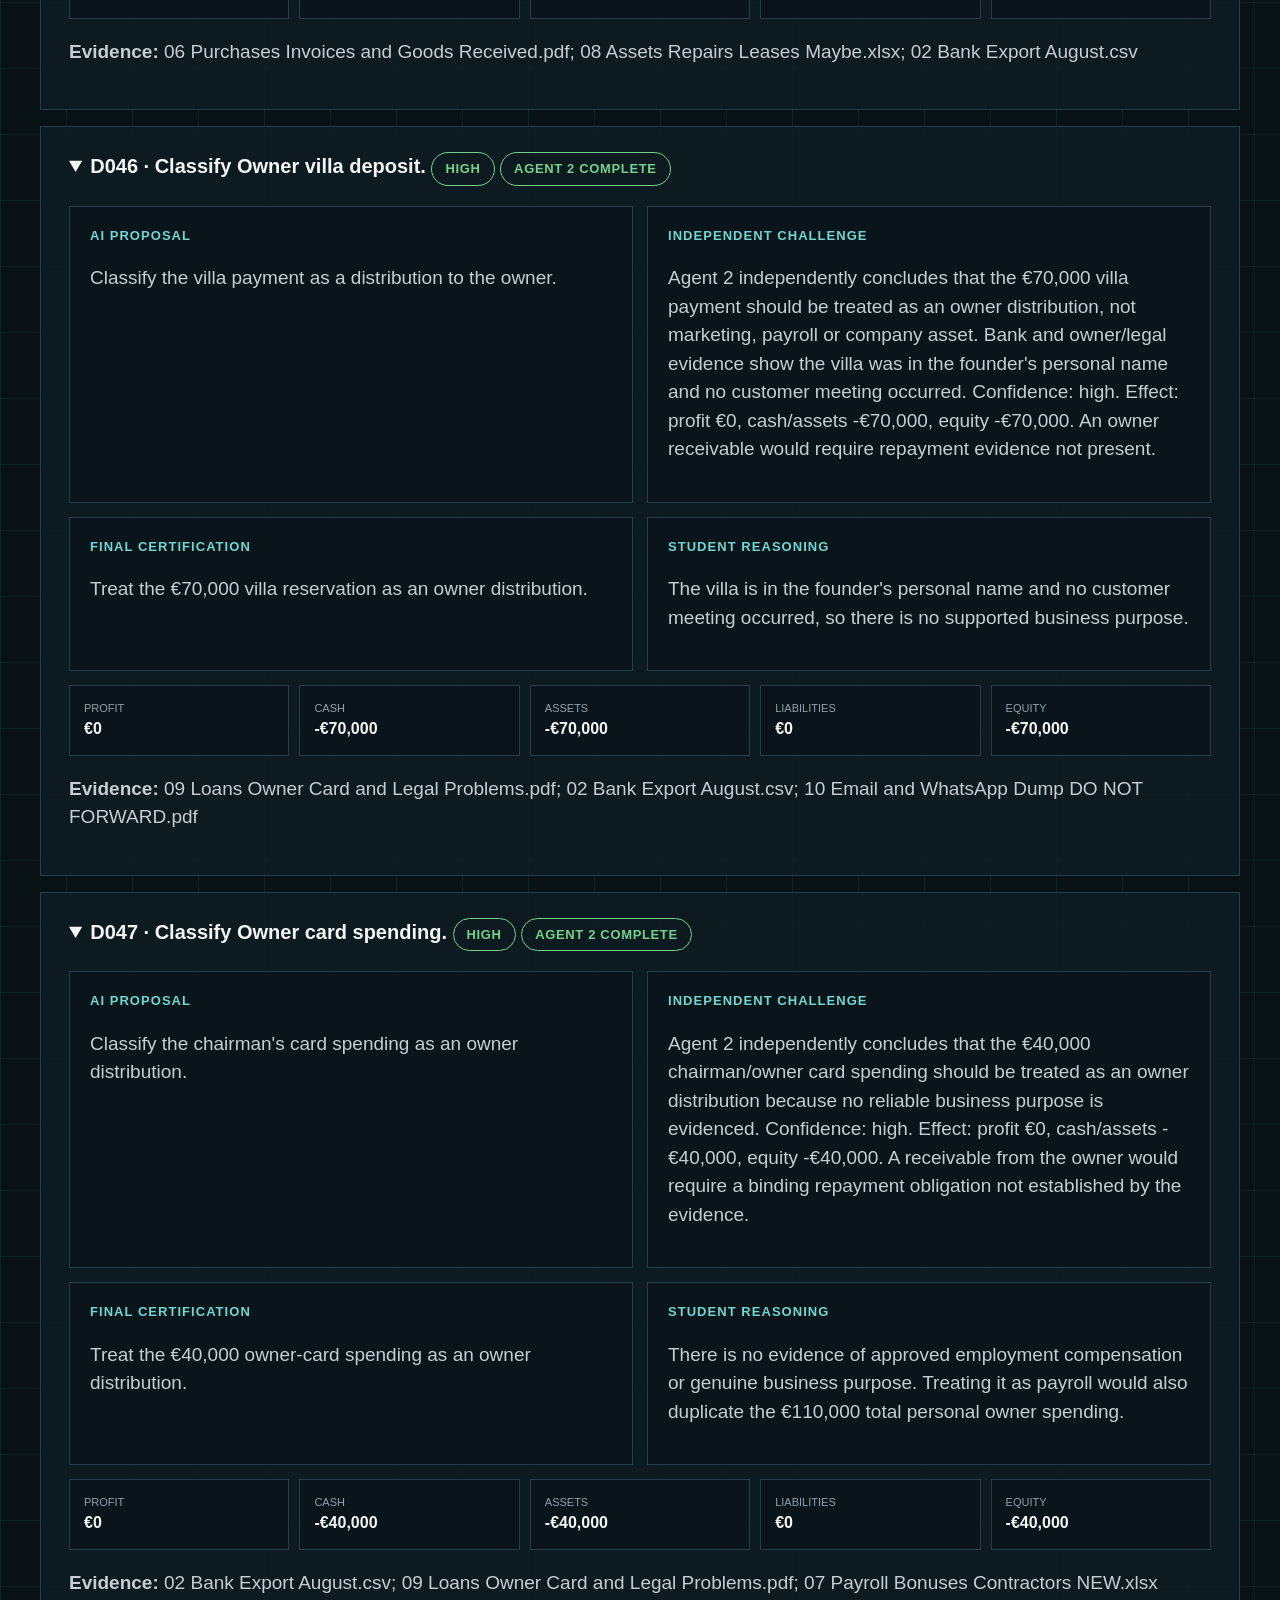
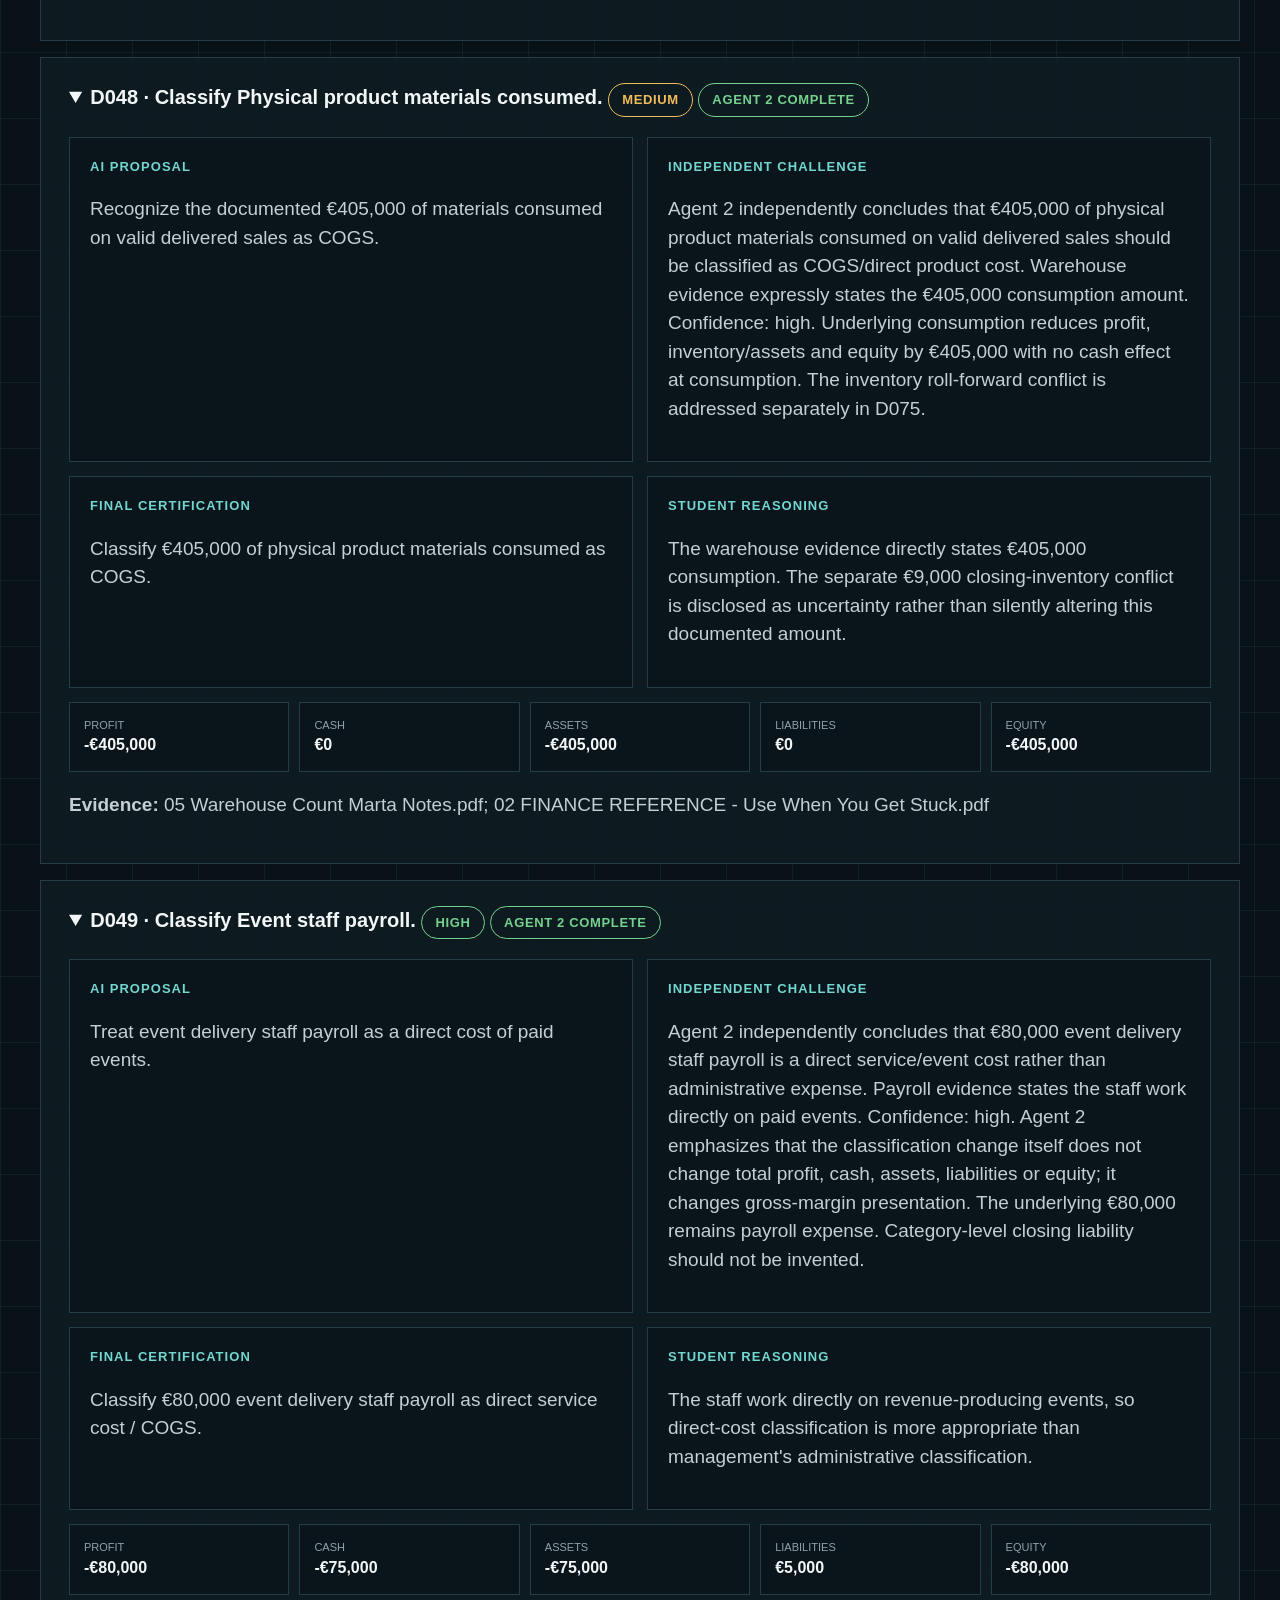
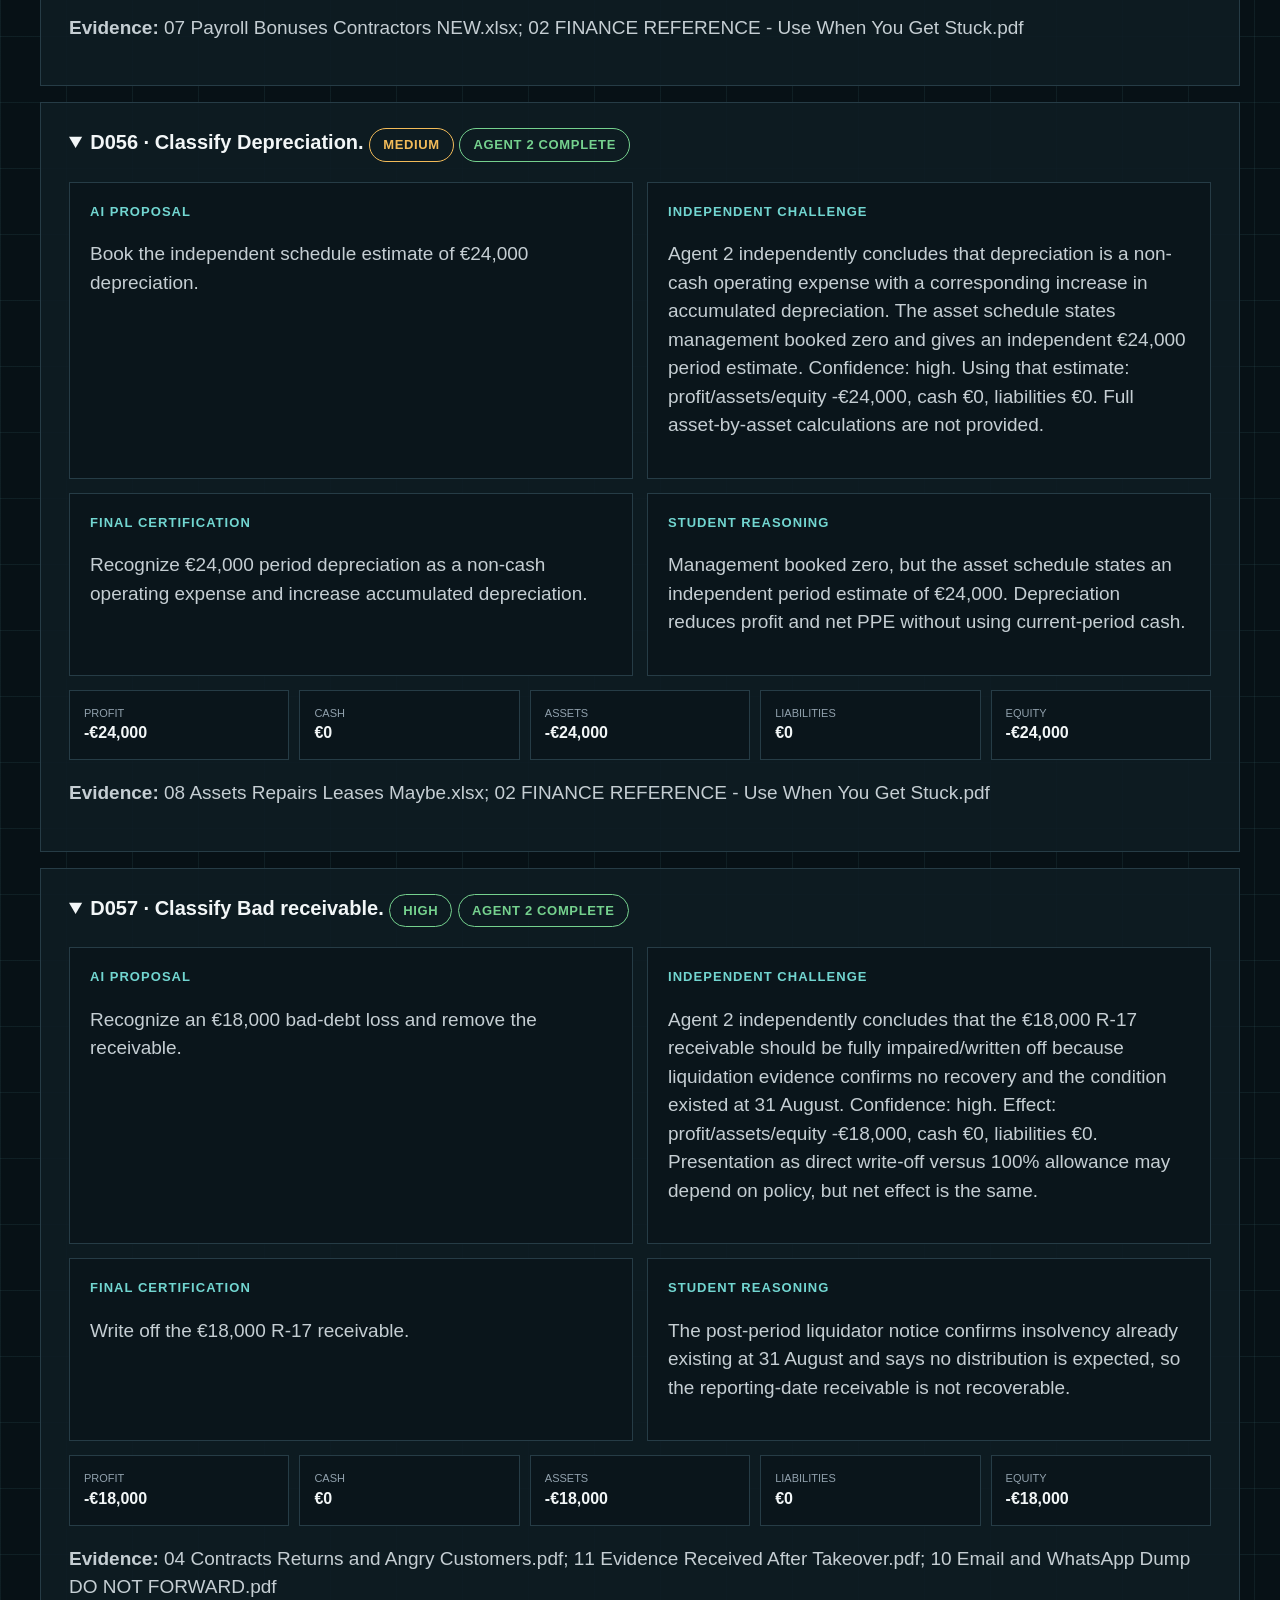
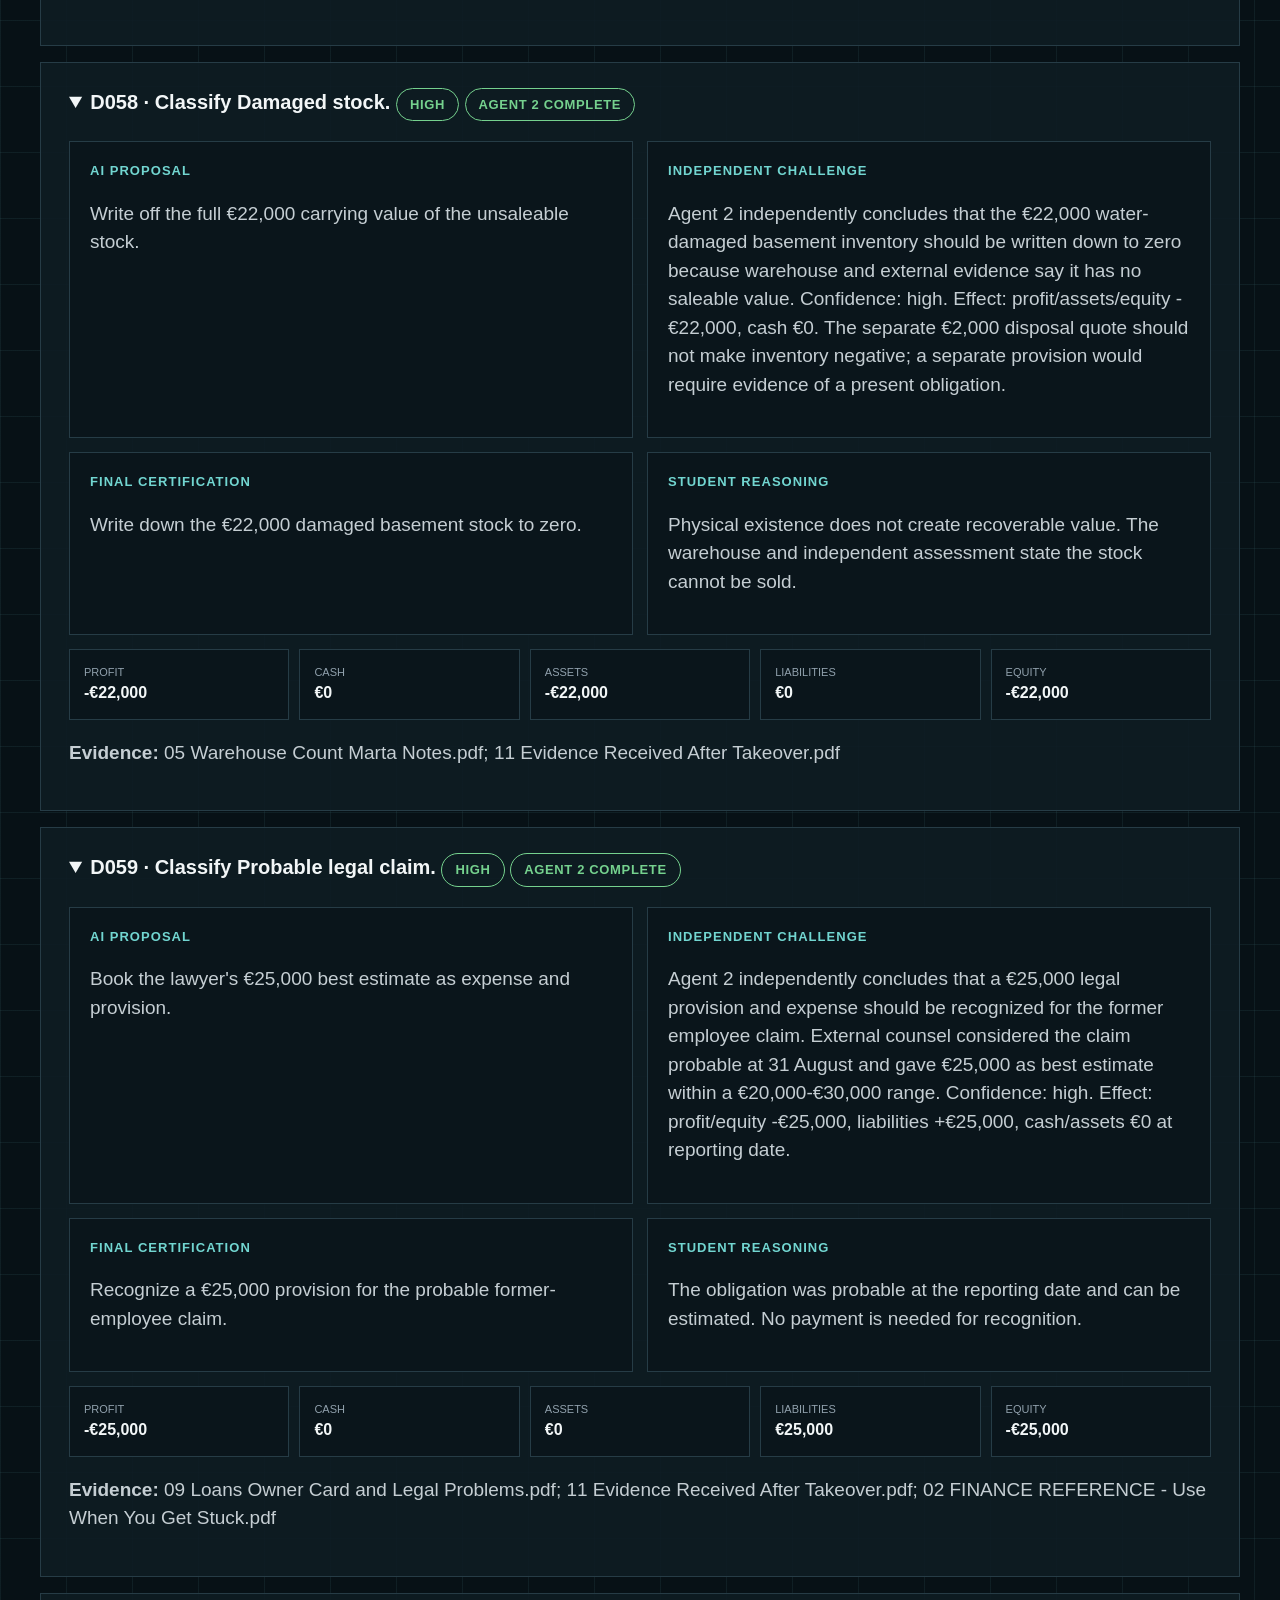
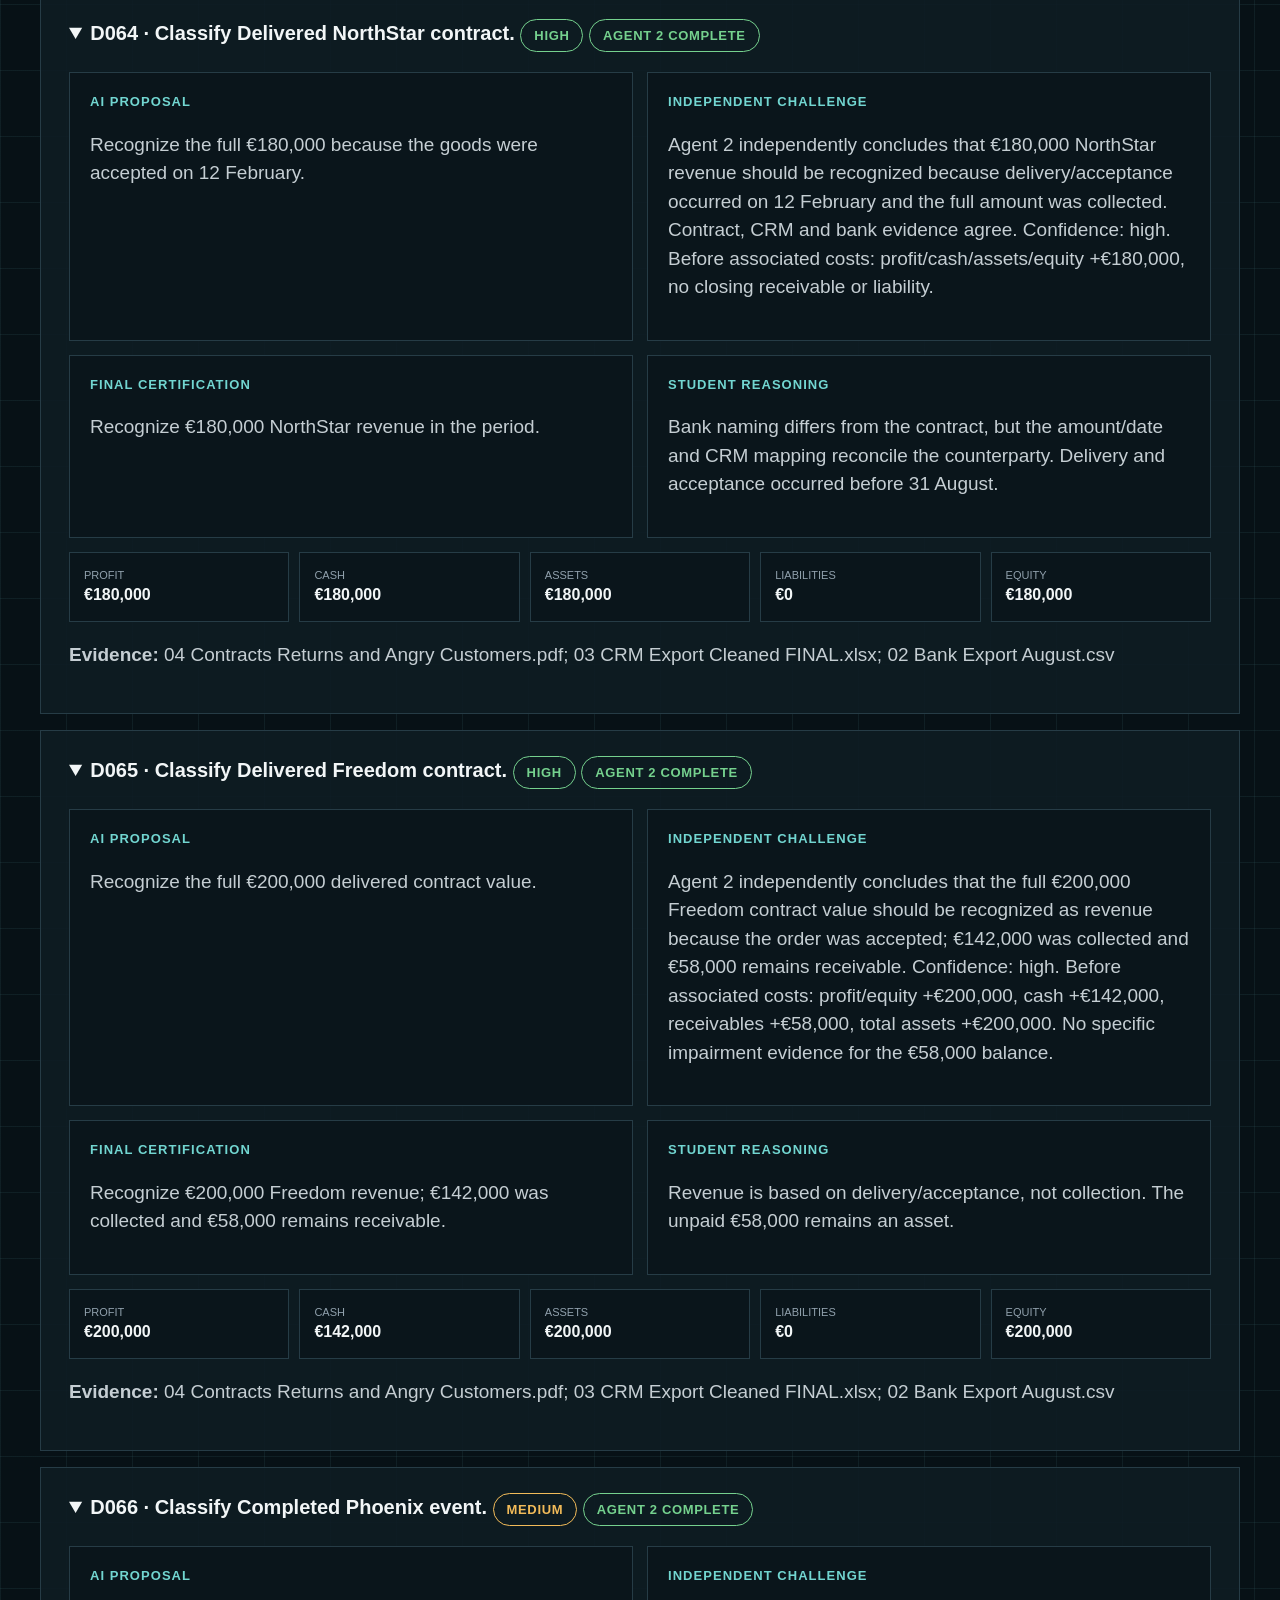
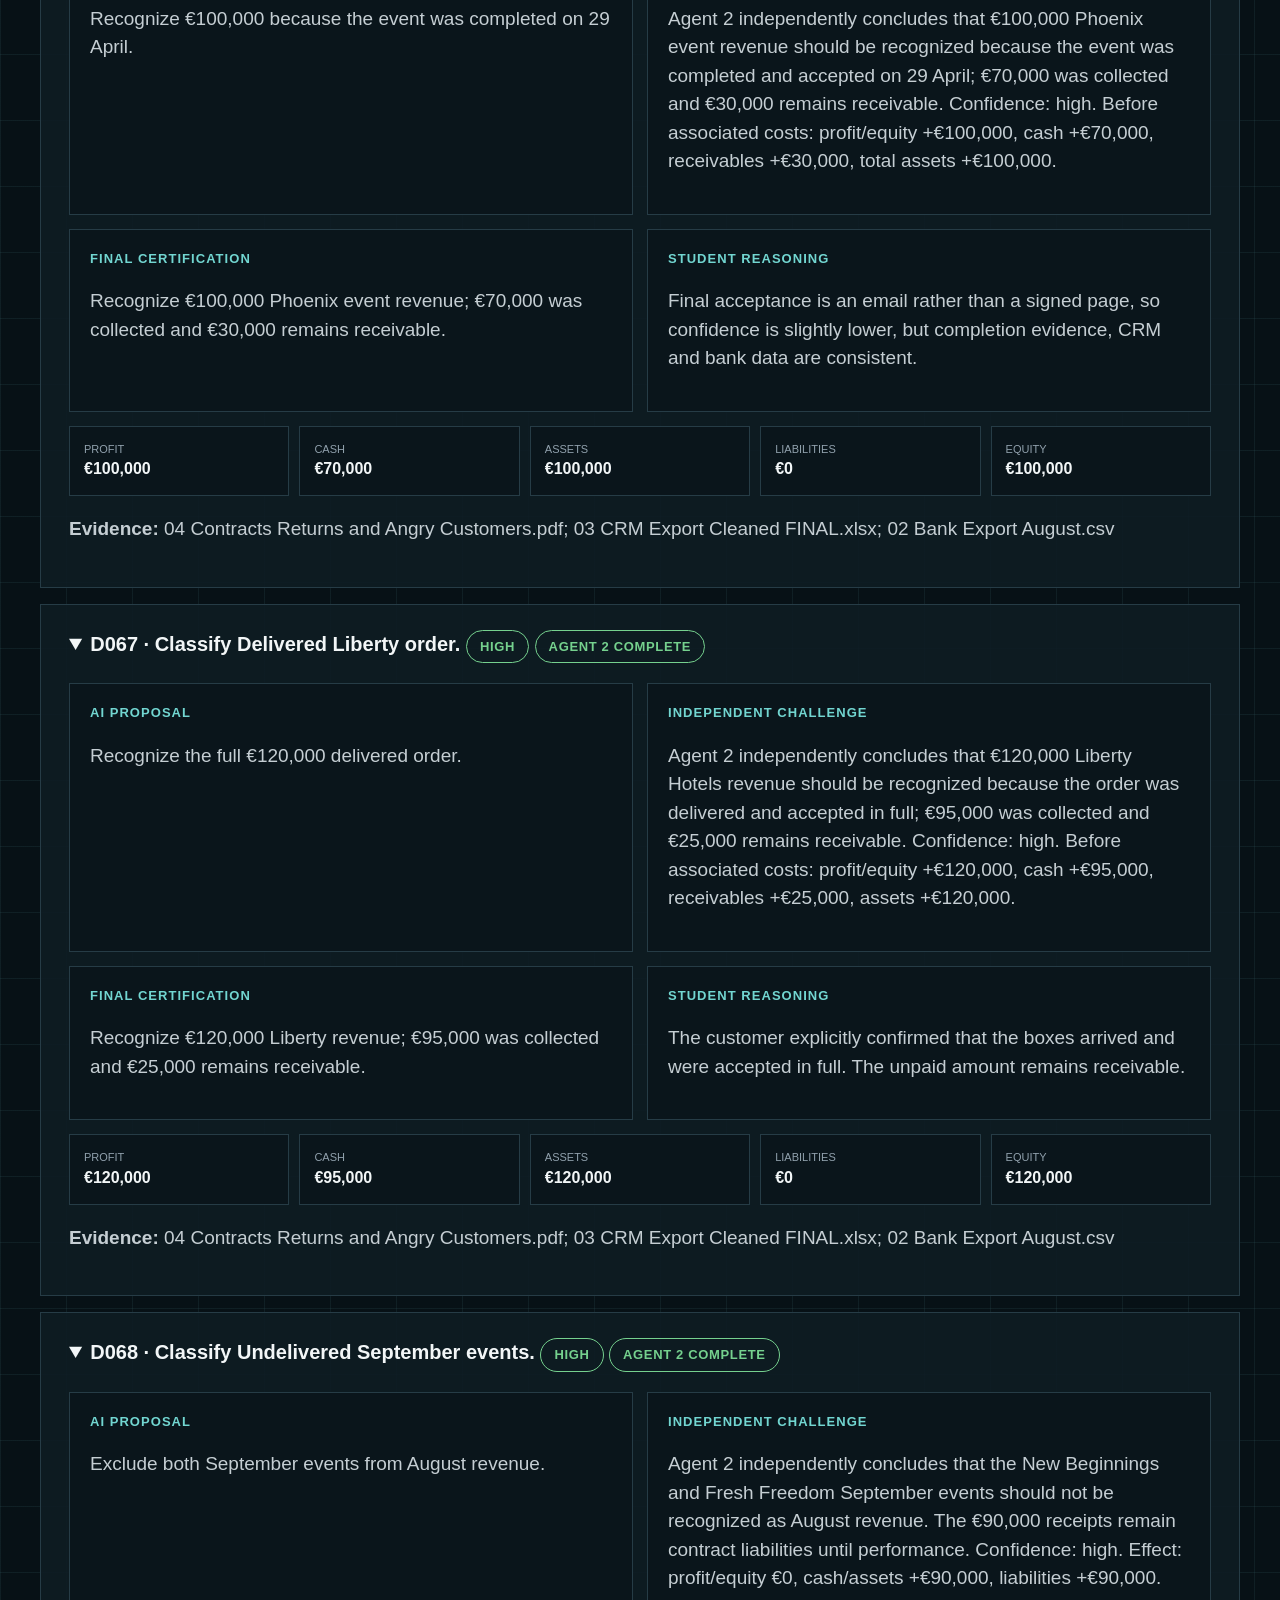
<file: review.html>
<!doctype html>
<html lang="en">
<head><meta charset="utf-8"><meta name="viewport" content="width=device-width,initial-scale=1"><title>DPI Assessor Review</title><link rel="stylesheet" href="/styles.css"></head>
<body>
<header><div class="header-inner"><div class="brand"><div class="logo">DPI</div><div class="brand-name">Financial Crime Scene</div></div><nav class="nav"><a href="/">Case file</a><a class="active" href="/review.html">Assessor review</a><a href="/submission.json">Submission JSON</a></nav></div></header>
<main>
<section class="hero" style="padding-bottom:70px">
 <div class="kicker">ASSESSOR REVIEW · 25 MATERIAL JUDGMENTS</div>
 <h1>Judgment,<br><span class="aqua">under review.</span></h1>
 <p class="lead">A compact review trail showing AI proposal, independent challenge status, final certification, reasoning, evidence and statement effect.</p>
</section>

<section class="open-items">
 <div class="kicker">REVIEW STATUS</div>
 <h2>Independent Agent 2 rewiev is completed.</h2>
 <p><p>The independent Agent 2 review is complete. All 25 material judgments now include an independent challenge based on the original evidence.</p></p>
</section>

<section class="workspace">
 <div class="kicker">REVIEW WORKSPACE</div>
 <h2>Twenty-five material judgments, one evidence trail.</h2>
 <div id="stats" class="workspace-grid"></div>
</section>

<section class="section">
 <div class="controls"><input id="search" placeholder="Search material judgments"><select id="conf"><option value="">All confidence</option><option value="high">High</option><option value="medium">Medium</option><option value="low">Low</option></select></div>
 <div id="reviewList" class="card-list"></div>
</section>
</main>
<footer>DPI-HT-01 · Assessor review</footer>
<script src="/app.js"></script>
<script>
(async()=>{
 const d=await DPI.getData(),m=d.decisions.filter(x=>x.reviewTier==="material_judgment");
 const pending=m.filter(x=>String(x.independentChallenge||"").startsWith("PENDING")).length;
 stats.innerHTML=[["25","material judgments"],[pending,"Agent 2 pending"],[m.filter(x=>x.confidence==="medium").length,"medium confidence"],[m.filter(x=>x.confidence==="low").length,"low confidence"]].map(([n,t])=>`<div class="workspace-card"><div class="num">${n}</div><div class="desc">${t}</div></div>`).join("");
 function render(){
  const q=search.value.toLowerCase().trim();
  reviewList.innerHTML=m.filter(x=>(!q||(x.id+" "+x.question+" "+JSON.stringify(x.answer)).toLowerCase().includes(q))&&(!conf.value||x.confidence===conf.value)).map(x=>{
    const p=String(x.independentChallenge||"").startsWith("PENDING");
    return `<details class="detail-card" open><summary>${x.id} · ${x.question} ${DPI.badge(x.confidence)} ${p?'<span class="badge pending">Agent 2 pending</span>':'<span class="badge pass">Agent 2 complete</span>'}</summary>
    <div class="review-grid">
      <div class="review-cell"><h4>AI proposal</h4><p>${x.aiProposal}</p></div>
      <div class="review-cell"><h4>Independent challenge</h4><p>${x.independentChallenge}</p></div>
      <div class="review-cell"><h4>Final certification</h4><p>${x.answer}</p></div>
      <div class="review-cell"><h4>Student reasoning</h4><p>${x.studentReasoning}</p></div>
    </div>${DPI.effect(x.statementEffect)}<p><b>Evidence:</b> ${x.evidence.join("; ")}</p></details>`;
  }).join("");
 }
 [search,conf].forEach(e=>e.addEventListener("input",render));render();
})();
</script>
</body></html>
</file>
<file: styles.css>
:root{
  --bg:#071116;
  --header:#081219;
  --panel:#0f1c23;
  --panel2:#101f27;
  --border:#263c46;
  --grid:rgba(68,116,126,.14);
  --text:#f2f6f7;
  --muted:#91a1ad;
  --aqua:#72d6d1;
  --green:#75d18e;
  --amber:#f2bb59;
}
*{box-sizing:border-box}
html{scroll-behavior:smooth}
body{
  margin:0;
  color:var(--text);
  background-color:var(--bg);
  background-image:
    linear-gradient(var(--grid) 1px, transparent 1px),
    linear-gradient(90deg,var(--grid) 1px, transparent 1px);
  background-size:66px 66px;
  font-family:-apple-system,BlinkMacSystemFont,"Segoe UI",Inter,Roboto,Helvetica,Arial,sans-serif;
  line-height:1.5;
}
a{color:inherit}
header{
  background:var(--header);
  border-bottom:1px solid var(--border);
  padding:40px 40px 24px;
}
.header-inner{max-width:1260px;margin:0 auto}
.brand{
  display:flex;align-items:center;gap:24px;
}
.logo{
  width:88px;height:88px;
  border:2px solid var(--aqua);
  display:flex;align-items:center;justify-content:center;
  color:var(--aqua);
  font-family:ui-monospace,SFMono-Regular,Menlo,Consolas,monospace;
  font-size:25px;font-weight:900;letter-spacing:.13em;
  transform:rotate(-3deg);
}
.brand-name{
  font-size:35px;font-weight:800;letter-spacing:-.03em;
}
.nav{
  display:flex;gap:24px;margin-top:44px;overflow-x:auto;padding-bottom:0;
}
.nav a{
  text-decoration:none;color:var(--muted);
  font-size:23px;line-height:1;
  padding:19px 26px;
  border-radius:15px;
  white-space:nowrap;
}
.nav a.active{background:#12242e;color:#fff}

main{max-width:1260px;margin:0 auto;padding:0 30px 92px}
.hero{
  padding:106px 0 100px;
}
.kicker{
  color:var(--aqua);
  font-family:ui-monospace,SFMono-Regular,Menlo,Consolas,monospace;
  text-transform:uppercase;
  letter-spacing:.18em;
  font-size:20px;
  font-weight:850;
}
.hero h1{
  margin:34px 0 42px;
  max-width:920px;
  font-size:96px;
  line-height:.96;
  letter-spacing:-.065em;
  font-weight:900;
}
.hero h1 .aqua{color:var(--aqua)}
.hero .lead{
  max-width:1080px;
  color:var(--muted);
  font-size:31px;
  line-height:1.5;
  margin:0 0 68px;
}

.identity{
  border:1px solid var(--border);
  background:rgba(14,28,35,.86);
}
.identity-row{
  display:grid;
  grid-template-columns:280px 1fr;
  gap:20px;
  padding:28px 38px;
  border-bottom:1px solid var(--border);
  align-items:center;
}
.identity-row:last-child{border-bottom:0}
.identity .label{color:var(--muted);font-size:25px}
.identity .value{font-size:25px;font-weight:800;text-align:right}
.identity-row.cert{background:rgba(47,91,67,.18)}
.identity-row.cert .value{
  color:var(--green);
  font-family:ui-monospace,SFMono-Regular,Menlo,Consolas,monospace;
  letter-spacing:.08em;
}

.kpi-stack{
  margin-top:72px;
  border-left:1px solid var(--border);
  border-right:1px solid var(--border);
  border-top:1px solid var(--border);
}
.kpi-card{
  background:rgba(14,28,35,.88);
  padding:42px 50px 45px;
  min-height:265px;
  border-bottom:1px solid var(--border);
}
.kpi-label{
  color:var(--muted);
  font-size:29px;
  margin-bottom:28px;
}
.kpi-value{
  font-size:67px;
  line-height:1;
  font-weight:880;
  letter-spacing:-.045em;
}
.kpi-sub{
  color:var(--muted);
  font-size:23px;
  margin-top:22px;
}

.open-items{
  margin:78px 0 156px;
  border:1px solid #6f572e;
  background:rgba(47,38,20,.26);
  padding:55px 58px 62px;
}
.open-items .kicker{color:var(--amber)}
.open-items h2{
  margin:43px 0 26px;
  font-size:54px;
  line-height:1.08;
  letter-spacing:-.035em;
  max-width:920px;
}
.open-items p{
  margin:0;
  color:#c8cfd3;
  font-size:29px;
  line-height:1.68;
  max-width:1080px;
}

.workspace{
  padding-bottom:132px;
}
.workspace h2{
  font-size:55px;
  line-height:1.07;
  letter-spacing:-.035em;
  max-width:850px;
  margin:36px 0 74px;
}
.workspace-grid{
  display:grid;
  grid-template-columns:1fr 1fr;
  gap:26px;
}
.workspace-card{
  min-height:310px;
  border:1px solid var(--border);
  background:#10212a;
  padding:48px 50px;
}
.workspace-card .num{
  color:var(--aqua);
  font-family:ui-monospace,SFMono-Regular,Menlo,Consolas,monospace;
  font-size:84px;
  line-height:1;
  font-weight:900;
}
.workspace-card .desc{
  color:var(--muted);
  font-size:28px;
  line-height:1.5;
  margin-top:54px;
  max-width:230px;
}

.inner-tabs{
  display:flex;
  overflow-x:auto;
  white-space:nowrap;
  border:1px solid var(--border);
  background:rgba(14,28,35,.9);
  margin:0 0 110px;
}
.inner-tabs a{
  flex:0 0 auto;
  text-decoration:none;
  color:var(--muted);
  font-size:24px;
  padding:30px 45px;
}

.section{
  padding:0 0 120px;
  border-top:1px solid var(--border);
  padding-top:98px;
}
.section-head .kicker{margin-bottom:30px}
.section-head h2{
  margin:0;
  font-size:67px;
  line-height:1.04;
  letter-spacing:-.045em;
  max-width:900px;
}
.section-head p{
  color:var(--muted);
  font-size:28px;
  line-height:1.6;
  max-width:1050px;
  margin:55px 0 62px;
}

.table-wrap{
  overflow-x:auto;
  border:1px solid var(--border);
  background:rgba(14,28,35,.9);
}
table{
  width:100%;
  min-width:920px;
  border-collapse:collapse;
}
th,td{
  padding:27px 30px;
  border-bottom:1px solid var(--border);
  text-align:left;
  vertical-align:top;
}
th{
  color:var(--muted);
  font-family:ui-monospace,SFMono-Regular,Menlo,Consolas,monospace;
  letter-spacing:.09em;
  text-transform:uppercase;
  font-size:16px;
  font-weight:850;
}
td{
  font-size:21px;
}
tr:last-child td{border-bottom:0}
.eid{
  color:var(--aqua);
  font-family:ui-monospace,SFMono-Regular,Menlo,Consolas,monospace;
  font-weight:900;
  font-size:20px;
}
.badge{
  display:inline-flex;
  align-items:center;
  border:1px solid currentColor;
  border-radius:999px;
  padding:6px 13px;
  font-size:13px;
  font-weight:850;
  text-transform:uppercase;
  letter-spacing:.05em;
  white-space:nowrap;
}
.high,.pass{color:var(--green)}
.medium,.warn{color:var(--amber)}
.low{color:#ef8d83}
.pending{color:var(--aqua)}

.controls{
  display:flex;gap:14px;flex-wrap:wrap;margin-bottom:26px
}
input,select{
  background:#0b171d;
  color:var(--text);
  border:1px solid var(--border);
  padding:14px 16px;
  border-radius:8px;
  font-size:18px;
}
input{min-width:300px;flex:1}
.card-list{display:grid;gap:16px}
.detail-card{
  border:1px solid var(--border);
  background:rgba(14,28,35,.9);
  padding:24px 28px;
}
.detail-card summary{
  cursor:pointer;
  font-size:20px;
  font-weight:800;
}
.detail-card p{font-size:19px;color:#c5ced3}
.review-grid{
  display:grid;
  grid-template-columns:1fr 1fr;
  gap:14px;
  margin-top:20px;
}
.review-cell{
  border:1px solid var(--border);
  background:#0a151b;
  padding:19px 20px;
}
.review-cell h4{
  color:var(--aqua);
  text-transform:uppercase;
  font-size:13px;
  letter-spacing:.08em;
  margin:0 0 8px;
}
.effect-grid{
  display:grid;
  grid-template-columns:repeat(5,1fr);
  gap:10px;
  margin-top:14px;
}
.effect{
  border:1px solid var(--border);
  background:#0a151b;
  padding:14px;
}
.effect small{
  display:block;
  color:var(--muted);
  text-transform:uppercase;
  font-size:11px;
}
.effect b{font-size:16px}
.money{text-align:right}
footer{
  background:var(--header);
  border-top:1px solid var(--border);
  color:var(--muted);
  padding:35px 40px 50px;
  font-size:15px;
}

@media(min-width:1050px){
  .kpi-stack{
    display:grid;
    grid-template-columns:1fr 1fr;
  }
  .kpi-card:nth-child(odd){border-right:1px solid var(--border)}
}

@media(max-width:700px){
  header{padding:36px 29px 23px}
  .logo{width:72px;height:72px;font-size:20px}
  .brand{gap:20px}
  .brand-name{font-size:24px}
  .nav{margin-top:38px;gap:7px}
  .nav a{font-size:18px;padding:16px 16px;border-radius:13px}
  main{padding:0 29px 70px}
  .hero{padding:110px 0 78px}
  .kicker{font-size:15px}
  .hero h1{font-size:62px;margin:30px 0 42px}
  .hero .lead{font-size:23px;line-height:1.65;margin-bottom:63px}
  .identity-row{grid-template-columns:1fr 1.35fr;padding:22px 20px}
  .identity .label{font-size:18px}
  .identity .value{font-size:18px}
  .kpi-stack{margin-top:68px}
  .kpi-card{padding:38px 31px 42px;min-height:250px}
  .kpi-label{font-size:20px;margin-bottom:34px}
  .kpi-value{font-size:60px}
  .kpi-sub{font-size:18px;margin-top:24px}
  .open-items{margin:67px 0 132px;padding:38px 30px 43px}
  .open-items h2{font-size:38px;margin:34px 0 18px}
  .open-items p{font-size:23px;line-height:1.7}
  .workspace h2{font-size:40px;margin:32px 0 65px}
  .workspace-grid{gap:18px}
  .workspace-card{padding:34px 28px;min-height:250px}
  .workspace-card .num{font-size:70px}
  .workspace-card .desc{font-size:20px;margin-top:49px}
  .inner-tabs{margin-bottom:90px}
  .inner-tabs a{font-size:19px;padding:24px 28px}
  .section{padding-top:86px;padding-bottom:100px}
  .section-head h2{font-size:48px}
  .section-head p{font-size:22px;line-height:1.75;margin:48px 0 52px}
  th,td{padding:23px 28px}
  td{font-size:18px}
  .review-grid{grid-template-columns:1fr}
  .effect-grid{grid-template-columns:1fr 1fr}
}
</file>
